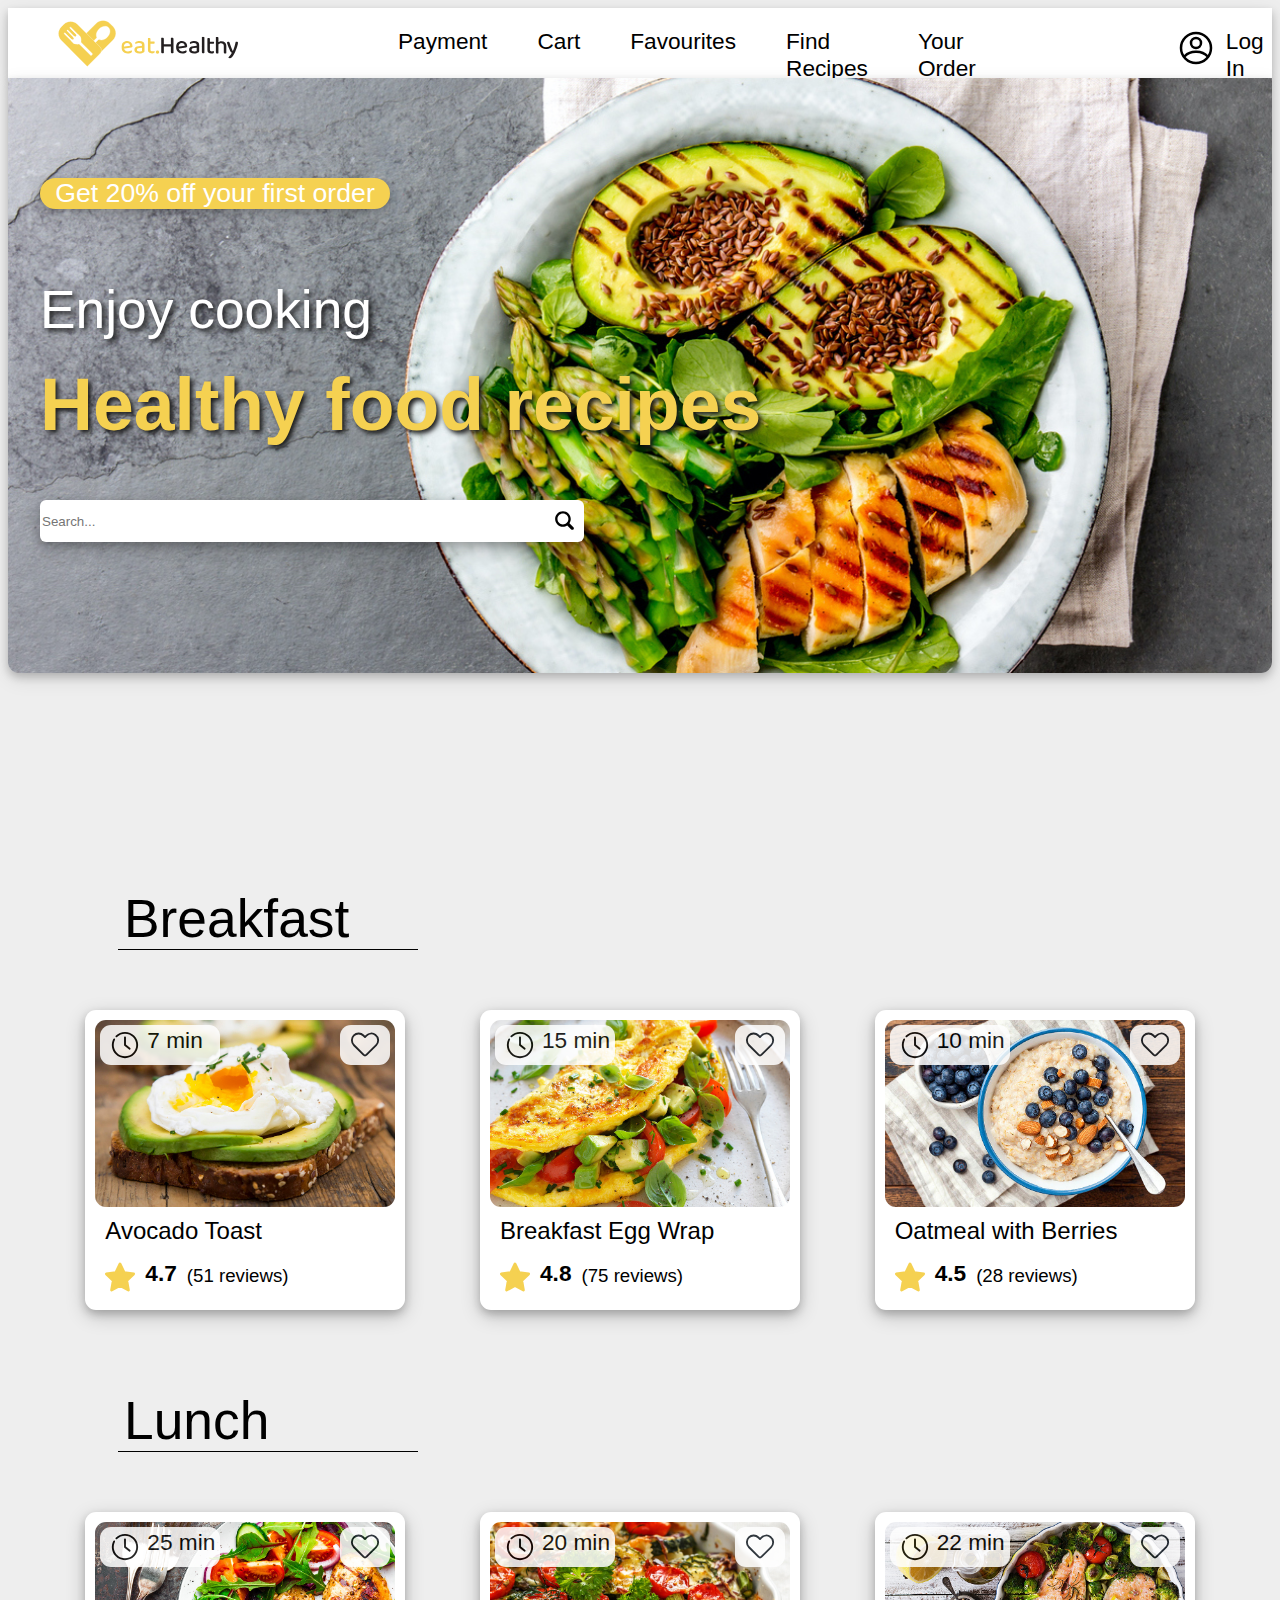
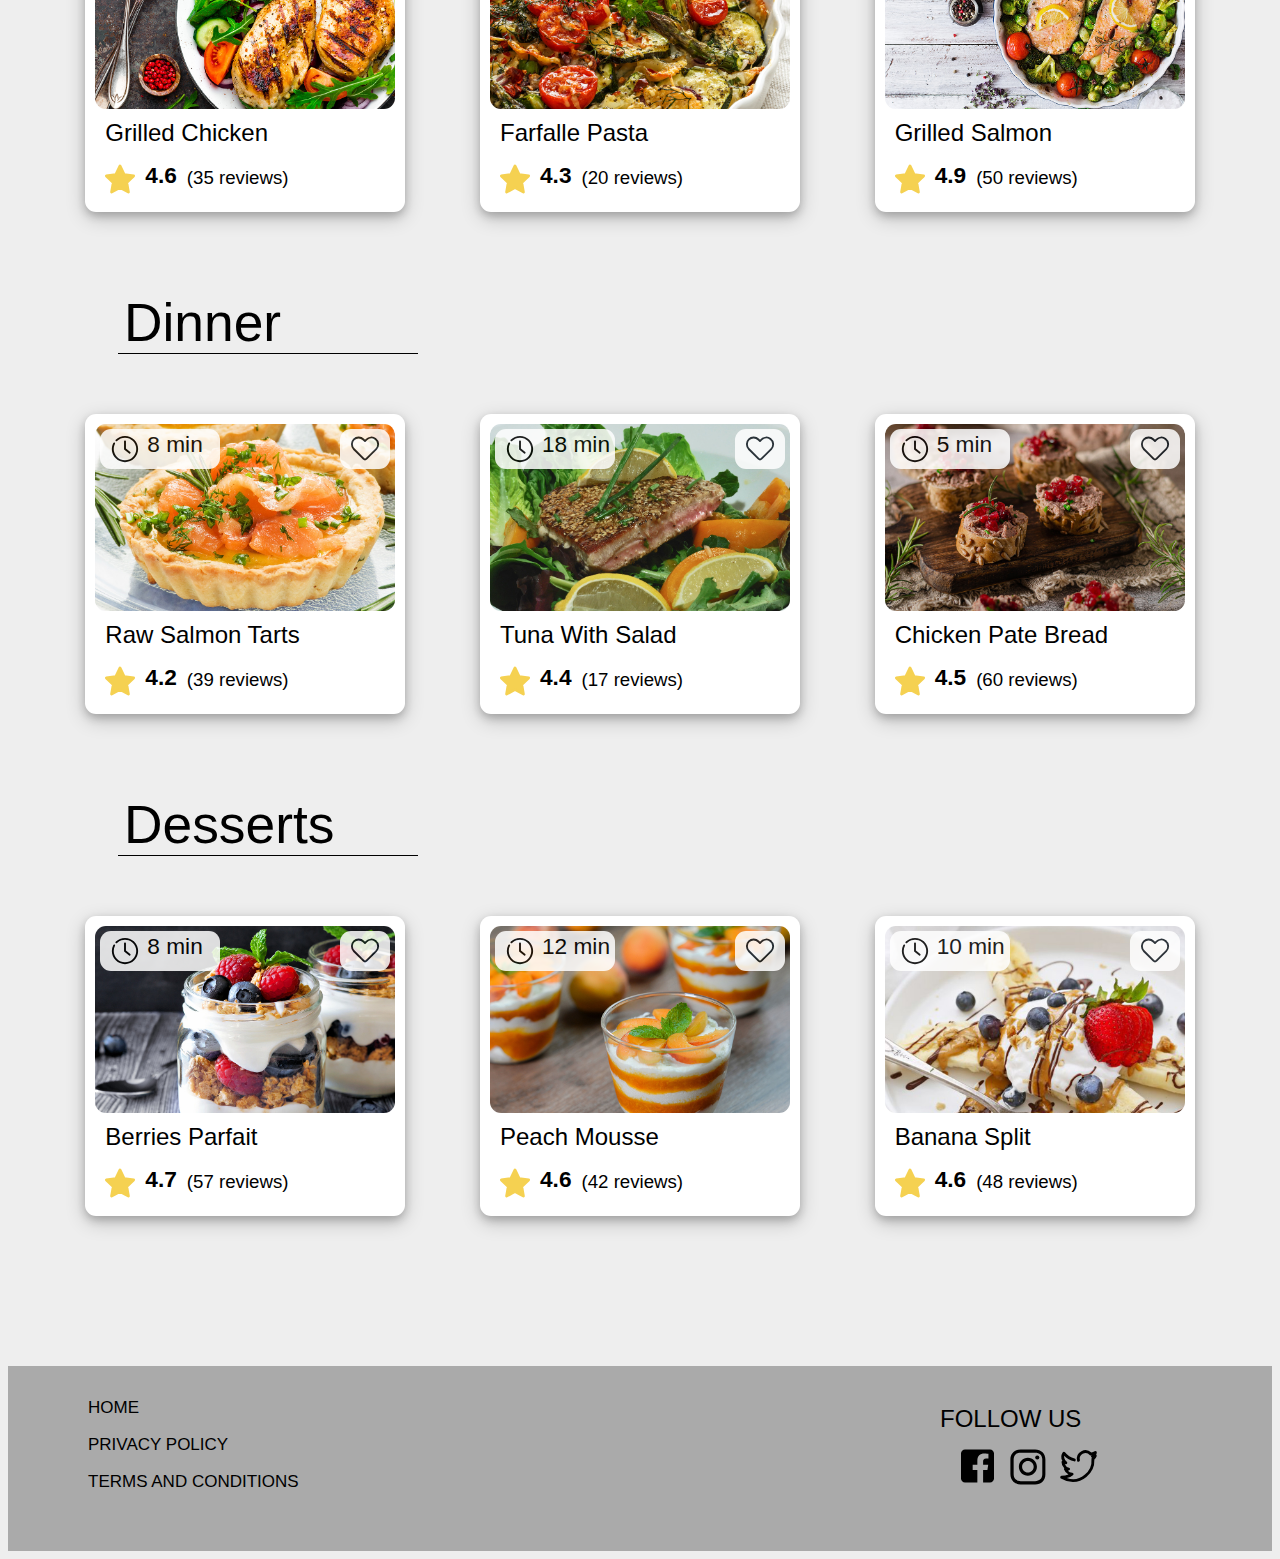
<file: index.html>
<!DOCTYPE html>
<html lang="en">
  <head>
    <meta charset="UTF-8" />
    <meta http-equiv="X-UA-Compatible" content="IE=edge" />
    <meta name="viewport" content="width=device-width, initial-scale=1.0" />
    <title>Document</title>
    <link rel="stylesheet" href="main.css" />
    <link href="https://fonts.cdnfonts.com/css/baloo-da-2-2" rel="stylesheet" />
    <script src="javaIndex.js" defer></script>

    <style>
      @import url("https://fonts.cdnfonts.com/css/baloo-da-2-2");
    </style>
  </head>

  <body>
    <div class="menu">
      <div id="side-navigation" class="side-navigation">
        <a href="javascript:void(0)" class="cross-button" onclick="closeNav()"
          >&times;</a
        >

        <a href="index8.html">Log In</a>
        <a href="">Favourites</a>
        <a href="shoppingcart.html">Shopping Cart</a>
        <a class="menu2" href="index.html">Find Recipes</a>
        <a href="index9.html">Payment Method</a>
        <a href="index3.html">Your Order</a>
      </div>
      <div class="web-menu">
        <a href="index.html">
          <img class="logo" src="images/eat.Healthy.svg" alt="" />
        </a>
        <div class="web-menu-center">
          <a class="payment-menu" href="index9.html">Payment</a>
          <a class="cart-menu" href="shoppingcart.html">Cart</a>
          <a class="favourites-menu" href="">Favourites</a>
          <a class="find-menu" href="index.html">Find Recipes</a>
          <a class="order-menu" href="index3.html">Your Order</a>
        </div>
        <div class="account-icon">
          <img class="account" src="images/account.svg" alt="" />
          <a class="account-text" href="index8.html">Log In</a>
        </div>
      </div>

      <a href="index.html">
        <img class="logo-mobile" src="images/eat.Healthy.svg" alt="" />
      </a>
      <span
        class="hamburger"
        style="font-size: 30px; cursor: pointer"
        onclick="openNav()"
      >
        &#9776;</span
      >
    </div>

    <div class="head-photo">
      <img class="headphoto" src="images/head-photo.jpg" alt="headphoto" />

      <img
        class="Mobileheadphoto"
        src="images/headphoto1.jpg"
        alt="headphoto"
      />

      <div class="elements">
        <div class="main-text">
          <div class="discount">Get 20% off your first order</div>
          <p class="sub-text">Enjoy cooking</p>
          <p class="heading">Healthy food recipes</p>
          
        </div>

        <div class="bardesktop">
          <input class="search-bardesk" type="text" placeholder="Search..." />
          <button class="search-buttondesk" type="submit">
            <i>
              <img class="icondesk" src="images/icon.svg" alt="" />
            </i>
          </button>
        </div>
      </div>
    </div>

    <div class="greybox">
      <div class="bar">
        <input class="search-bar" type="text" placeholder="Search..." />
        <button class="search-button" type="submit">
          <i>
            <img class="icon" src="images/icon.svg" alt="" />
          </i>
        </button>
      </div>
    </div>

    <div class="nested">
      <div class="Breakfast">Breakfast</div>
      <div class="Lunch">Lunch</div>
      <div class="Dinner">Dinner</div>
      <div class="Desserts">Desserts</div>
    </div>

    <div class="headline-breakfast">Breakfast</div>
    <div class="line"></div>

    <div class="container">
      <div class="toast">
        <div class="image-text1">
          <img class="toast-image" src="images/avo.jpg" alt="" />
          <p class="name-box">Avocado Toast</p>
        </div>
        <div class="time-box1">
          <img class="clock1" src="images/clock.svg" alt="" />
          <p class="time-box1-text">7 min</p>
        </div>

        <div class="heart-box">
          <img class="heart" src="images/heart.svg" alt="" />
        </div>

        <div class="star-rating1">
          <img class="star" src="images/star.svg" alt="" />
          <p class="rating">4.7
            <p class="reviews">(51 reviews)</p>
          </p>
        </div>
      </div>

      <div class="egg">
        <div class="image-text2">
          <a href="index2.html">
            <img class="egg-image" src="images/main.jpg" alt="" />
          </a>
          <p class="name-box">Breakfast Egg Wrap</p>
        </div>
        <div class="time-box2">
          <img class="clock2" src="images/clock.svg" alt="" />
          <p class="time-box2-text">15 min</p>
        </div>

        <div class="heart-box">
          <img class="heart" src="images/heart.svg" alt="" />
        </div>

        <div class="star-rating2">
          <img class="star" src="images/star.svg" alt="" />
          <p class="rating">4.8 <p class="reviews">(75 reviews)</p>
        </p>
        </div>
      </div>

      <div class="oatmeal">
        <div class="image-text3">
          <img class="oatmeal-image" src="images/oatmeal.jpg" alt="" />
          <p class="name-box">Oatmeal with Berries</p>
        </div>
        <div class="time-box2">
          <img class="clock3" src="images/clock.svg" alt="" />
          <p class="time-box3-text">10 min</p>
        </div>

        <div class="heart-box">
          <img class="heart" src="images/heart.svg" alt="" />
        </div>

        <div class="star-rating3">
          <img class="star" src="images/star.svg" alt="" />
          <p class="rating">4.5 <p class="reviews">(28 reviews)</p></p>
        </div>
      </div>
    </div>

    <div class="headline-lunch">Lunch</div>
    <div class="line"></div>

    <div class="container2">
      <div class="chicken">
        <div class="image-text4">
          <img class="chicken-image" src="images/chicken.jpg" alt="" />
          <p class="name-box">Grilled Chicken</p>
        </div>
        <div class="time-box4">
          <img class="clock4" src="images/clock.svg" alt="" />
          <p class="time-box4-text">25 min</p>
        </div>

        <div class="heart-box">
          <img class="heart" src="images/heart.svg" alt="" />
        </div>

        <div class="star-rating4">
          <img class="star" src="images/star.svg" alt="" />
          <p class="rating">4.6 <p class="reviews">(35 reviews)</p></p>
        </div>
      </div>

      <div class="pasta">
        <div class="image-text5">
          <img class="pasta-image" src="images/pasta.jpg" alt="" />
          <p class="name-box">Farfalle Pasta</p>
        </div>
        <div class="time-box5">
          <img class="clock5" src="images/clock.svg" alt="" />
          <p class="time-box5-text">20 min</p>
        </div>

        <div class="heart-box">
          <img class="heart" src="images/heart.svg" alt="" />
        </div>

        <div class="star-rating5">
          <img class="star" src="images/star.svg" alt="" />
          <p class="rating">4.3 <p class="reviews">(20 reviews)</p></p>
        </div>
      </div>

      <div class="salmon">
        <div class="image-text6">
          <img class="salmon-image" src="images/salmon.jpg" alt="" />
          <p class="name-box">Grilled Salmon</p>
        </div>
        <div class="time-box6">
          <img class="clock6" src="images/clock.svg" alt="" />
          <p class="time-box6-text">22 min</p>
        </div>

        <div class="heart-box">
          <img class="heart" src="images/heart.svg" alt="" />
        </div>

        <div class="star-rating6">
          <img class="star" src="images/star.svg" alt="" />
          <p class="rating">4.9 <p class="reviews">(50 reviews)</p></p>
        </div>
      </div>
    </div>

    <div class="headline-dinner">Dinner</div>
    <div class="line"></div>

    <div class="container3">
      <div class="tart">
        <div class="image-text7">
          <img class="tart-image" src="images/tart.jpg" alt="" />
          <p class="name-box">Raw Salmon Tarts</p>
        </div>
        <div class="time-box7">
          <img class="clock7" src="images/clock.svg" alt="" />
          <p class="time-box7-text">8 min</p>
        </div>

        <div class="heart-box">
          <img class="heart" src="images/heart.svg" alt="" />
        </div>

        <div class="star-rating8">
          <img class="star" src="images/star.svg" alt="" />
          <p class="rating">4.2 <p class="reviews">(39 reviews)</p></p>
        </div>
      </div>

      <div class="salad">
        <div class="image-text8">
          <img class="salad-image" src="images/salad.jpg" alt="" />
          <p class="name-box">Tuna With Salad</p>
        </div>
        <div class="time-box8">
          <img class="clock8" src="images/clock.svg" alt="" />
          <p class="time-box8-text">18 min</p>
        </div>

        <div class="heart-box">
          <img class="heart" src="images/heart.svg" alt="" />
        </div>

        <div class="star-rating8">
          <img class="star" src="images/star.svg" alt="" />
          <p class="rating">4.4 <p class="reviews">(17 reviews)</p></p>
        </div>
      </div>

      <div class="bread">
        <div class="image-text9">
          <img class="bread-image" src="images/bread.jpg" alt="" />
          <p class="name-box">Chicken Pate Bread</p>
        </div>
        <div class="time-box9">
          <img class="clock9" src="images/clock.svg" alt="" />
          <p class="time-box9-text">5 min</p>
        </div>

        <div class="heart-box">
          <img class="heart" src="images/heart.svg" alt="" />
        </div>

        <div class="star-rating9">
          <img class="star" src="images/star.svg" alt="" />
          <p class="rating">4.5 <p class="reviews">(60 reviews)</p></p>
        </div>
      </div>
    </div>

    <div class="headline-desserts">Desserts</div>
    <div class="line"></div>

    <div class="container4">
      <div class="berries">
        <div class="image-text10">
          <img class="berries-image" src="images/berries.jpg" alt="" />
          <p class="name-box">Berries Parfait</p>
        </div>
        <div class="time-box10">
          <img class="clock10" src="images/clock.svg" alt="" />
          <p class="time-box10-text">8 min</p>
        </div>

        <div class="heart-box">
          <img class="heart" src="images/heart.svg" alt="" />
        </div>

        <div class="star-rating10">
          <img class="star" src="images/star.svg" alt="" />
          <p class="rating">4.7 <p class="reviews">(57 reviews)</p></p>
        </div>
      </div>

      <div class="peach">
        <div class="image-text11">
          <img class="peach-image" src="images/peach.jpg" alt="" />
          <p class="name-box">Peach Mousse</p>
        </div>
        <div class="time-box11">
          <img class="clock11" src="images/clock.svg" alt="" />
          <p class="time-box11-text">12 min</p>
        </div>

        <div class="heart-box">
          <img class="heart" src="images/heart.svg" alt="" />
        </div>

        <div class="star-rating11">
          <img class="star" src="images/star.svg" alt="" />
          <p class="rating">4.6 <p class="reviews">(42 reviews)</p></p>
        </div>
      </div>

      <div class="banana">
        <div class="image-text12">
          <img class="banana-image" src="images/banana.jpg" alt="" />
          <p class="name-box">Banana Split</p>
        </div>
        <div class="time-box12">
          <img class="clock12" src="images/clock.svg" alt="" />
          <p class="time-box12-text">10 min</p>
        </div>

        <div class="heart-box">
          <img class="heart" src="images/heart.svg" alt="" />
        </div>

        <div class="star-rating12">
          <img class="star" src="images/star.svg" alt="" />
          <p class="rating">4.6 <p class="reviews">(48 reviews)</p></p>
        </div>
      </div>
    </div>

    <div class="footer-all">
      <div class="footer">
        <p class="home-f">home</p>
        <p class="policy-f">privacy policy</p>
        <p class="tc-f">Terms and Conditions</p>
      </div>

      <div class="footer2">
        <p class="follow">Follow us</p>
        <img
          class="facebook"
          src="images/5282541_fb_social media_facebook_facebook logo_social network_icon.svg"
          alt=""
        />
        <img class="instagram" src="images/1161953_instagram_icon.svg" alt="" />
        <img class="twt" src="images/twt.svg" alt="" />
      </div>
    </div>
  </body>
</html>
</file>
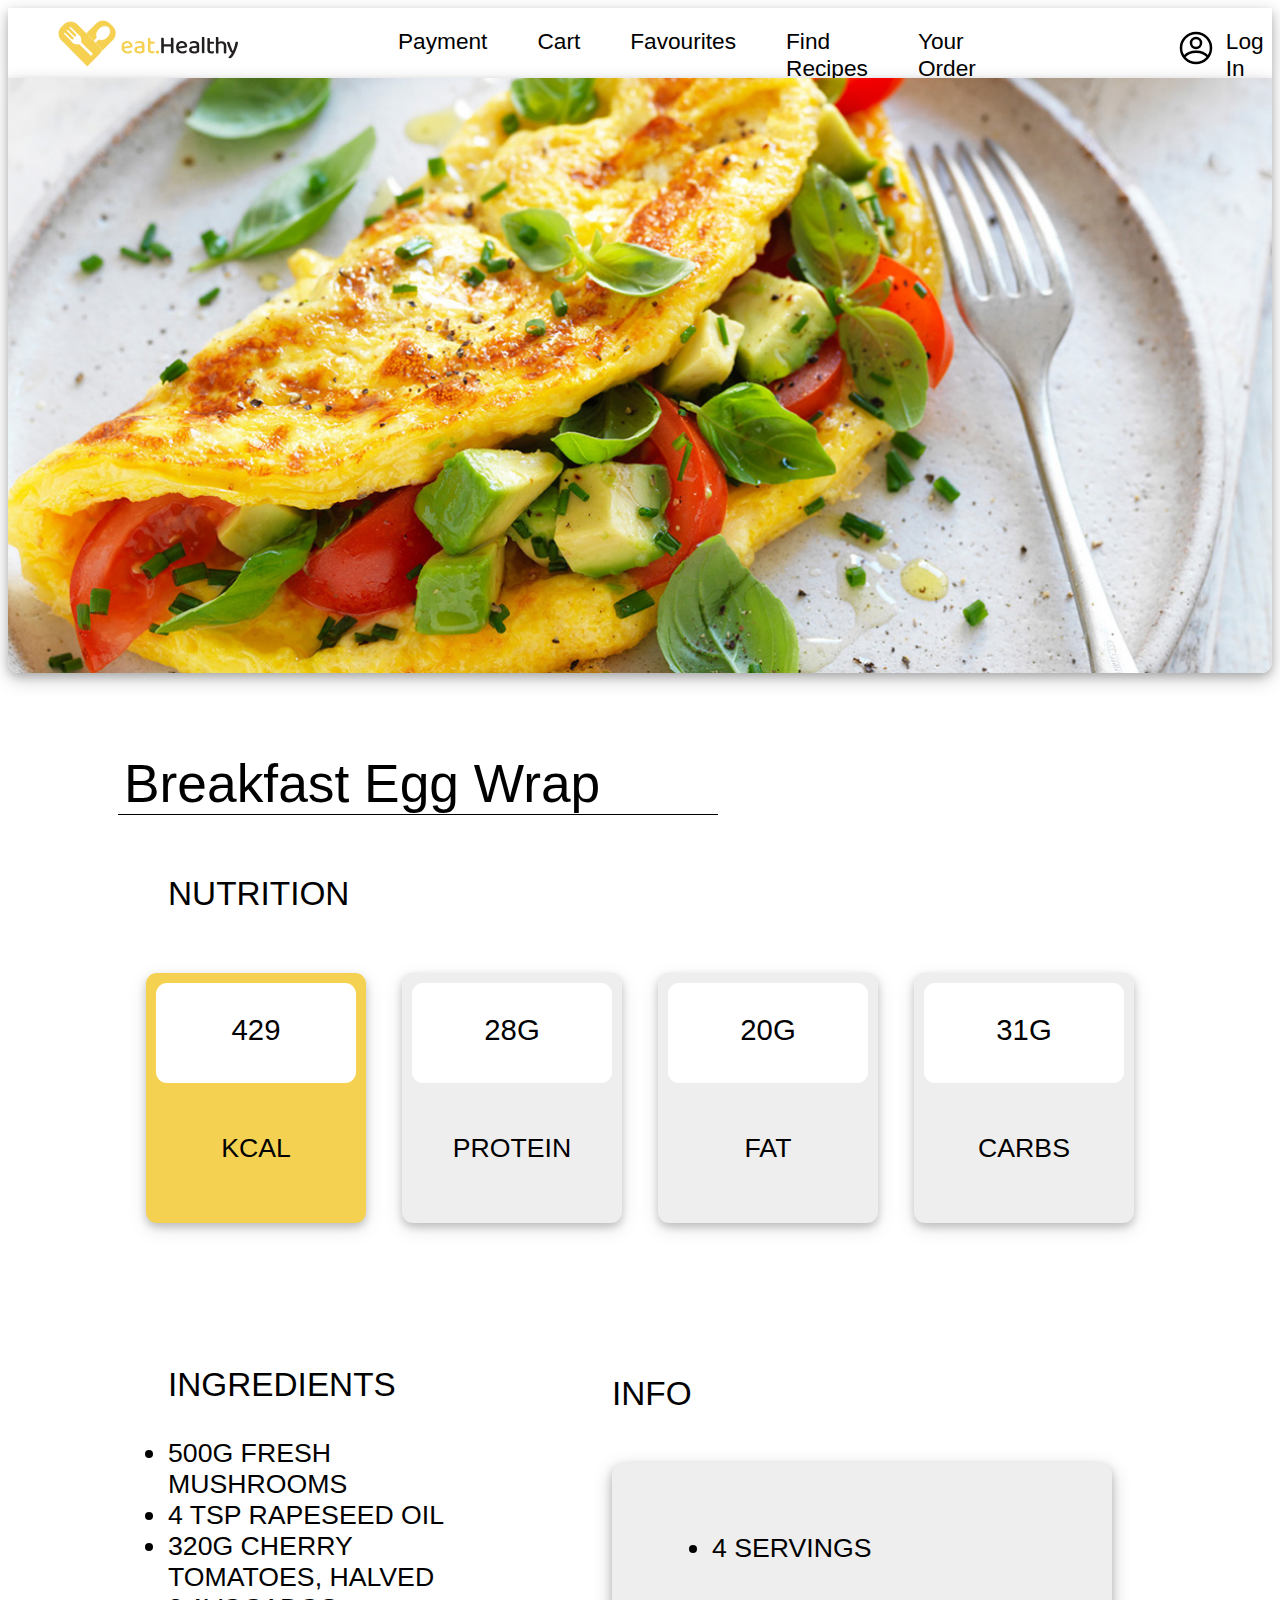
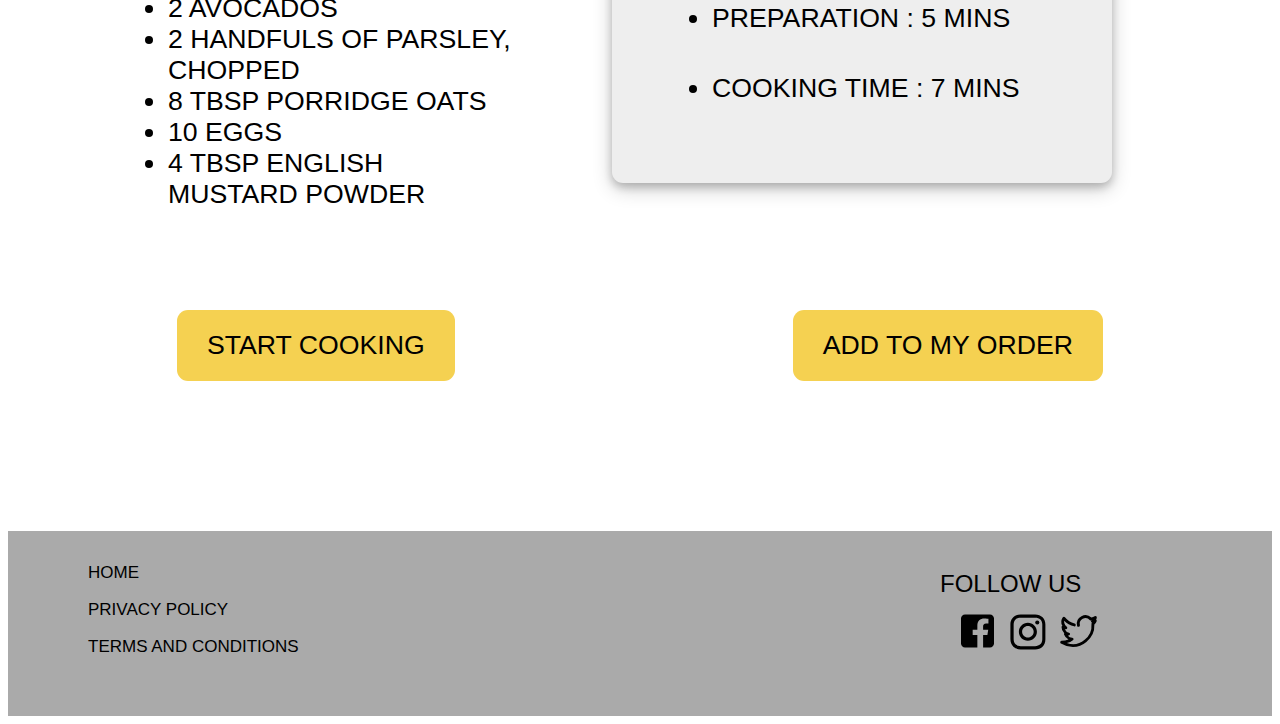
<file: index2.html>
<!DOCTYPE html>
<html lang="en">
  <head>
    <meta charset="UTF-8" />
    <meta http-equiv="X-UA-Compatible" content="IE=edge" />
    <meta name="viewport" content="width=device-width, initial-scale=1.0" />
    <title>Document</title>
    <link rel="stylesheet" href="main2.css" />
    <script src="javaIndex2.js" defer></script>
  </head>

  <link href="https://fonts.cdnfonts.com/css/baloo-da-2-2" rel="stylesheet" />

  <style>
    @import url("https://fonts.cdnfonts.com/css/baloo-da-2-2");
  </style>

  <body>
    <div class="menu">
      <div id="side-navigation" class="side-navigation">
        <a href="javascript:void(0)" class="cross-button" onclick="closeNav()"
          >&times;</a
        >

        <a href="index8.html">Log In</a>
        <a href="">Favourites</a>
        <a href="shoppingcart.html">Shopping Cart</a>
        <a class="menu2" href="index.html">Find Recipes</a>
        <a href="index9.html">Payment Method</a>
        <a href="index3.html">Your Order</a>
      </div>
      <div class="web-menu">
        <a href="index.html">
          <img class="logo" src="images/eat.Healthy.svg" alt="" />
        </a>
        <div class="web-menu-center">
          <a class="payment-menu" href="index9.html">Payment</a>
          <a class="cart-menu" href="shoppingcart.html">Cart</a>
          <a class="favourites-menu" href="">Favourites</a>
          <a class="find-menu" href="index.html">Find Recipes</a>
          <a class="order-menu" href="index3.html">Your Order</a>
        </div>
        <div class="account-icon">
          <img class="account" src="images/account.svg" alt="" />
          <a class="account-text" href="index8.html">Log In</a>
        </div>
      </div>

      <a href="index.html">
        <img class="logo-mobile" src="images/eat.Healthy.svg" alt="" />
      </a>
      <span
        class="hamburger"
        style="font-size: 30px; cursor: pointer"
        onclick="openNav()"
      >
        &#9776;</span
      >
    </div>

    <div class="head-photo">
      <a href="index.html"><img class="back" src="images/back.svg" alt=""></a>
      <img class="headphoto" src="images/headphoto2.jpg" alt="headphoto" />
      <img class="Mobileheadphoto2" src="images/eggwrap.jpg" alt="headphoto" />
    </div>

    <div class="greybox">
      <div class="circle">
        <img class="heart" src="images/heart.svg" />
      </div>
    </div>
    <div class="hide-web">
    <div class="headline-breakfast">Breakfast Egg Wrap</div>
    <div class="line"></div>
    </div>
    <div class="headline-breakfast1">Breakfast Egg Wrap</div>
    <div class="line1"></div>

    <div class="sub-heading">Nutrition</div>

    <div class="nested">
      <div class="kcal-box">
        <div class="kcal">
          <div class="box1">
            <p class="grams1">429</p>
          </div>
          <p class="kcal-text">KCAL</p>
        </div>
      </div>

      <div class="protein-box">
        <div class="protein">
          <div class="box2">
            <p class="grams2">28g</p>
          </div>
          <p class="protein-text">protein</p>
        </div>
      </div>

      <div class="fat-box">
        <div class="fat">
          <div class="box3">
            <p class="grams3">20g</p>
          </div>
          <p class="fat-text">fat</p>
        </div>
      </div>

      <div class="carbs-box">
        <div class="carbs">
          <div class="box4">
            <p class="grams4">31g</p>
          </div>
          <p class="carbs-text">carbs</p>
        </div>
      </div>
    </div>

    <div class="ingredients-info">
      <div class="ingredients-list">
        <p class="sub-heading2">Ingredients</p>
        <li>500g fresh mushrooms</li>
        <li>4 tsp rapeseed oil</li>
        <li>320g cherry tomatoes, halved</li>
        <li>2 avocados</li>
        <li>2 handfuls of parsley, chopped</li>
        <li>8 tbsp porridge oats</li>
        <li>10 eggs</li>
        <li>4 tbsp English mustard powder</li>
      </div>

      <div class="info-list">
        <p class="sub-heading3">Info</p>
        <div class="info-li">
          <li>4 servings</li>
          <li>Preparation : 5 mins</li>
          <li>Cooking time : 7 mins</li>
        </div>
      </div>
    </div>
    <div id="overlay">
      <div class="Added" id="Added">
        <div class="Name1">Successfully</div>
        <div class="Name2">Added!</div>
        <div class="Buttons">
          <div class="Continue" onclick="hideOverlay()">Continue Shopping</div>
          <div class="Order" onclick="window.location='index3.html';">
            Go to your order
          </div>
        </div>
      </div>
    </div>

    <div class="buttons">
      <a href="index4.html">
        <div class="button1">Start Cooking</div>
      </a>
      <div class="button2" onclick="showOverlay()">Add to my order</div>
    </div>
    <div class="footer-all">
      <div class="footer">
        <p class="home-f">home</p>
        <p class="policy-f">privacy policy</p>
        <p class="tc-f">Terms and Conditions</p>
      </div>

      <div class="footer2">
        <p class="follow">Follow us</p>
        <img
          class="facebook"
          src="images/5282541_fb_social media_facebook_facebook logo_social network_icon.svg"
          alt=""
        />
        <img class="instagram" src="images/1161953_instagram_icon.svg" alt="" />
        <img class="twt" src="images/twt.svg" alt="" />
      </div>
    </div>
  </body>
</html>
</file>
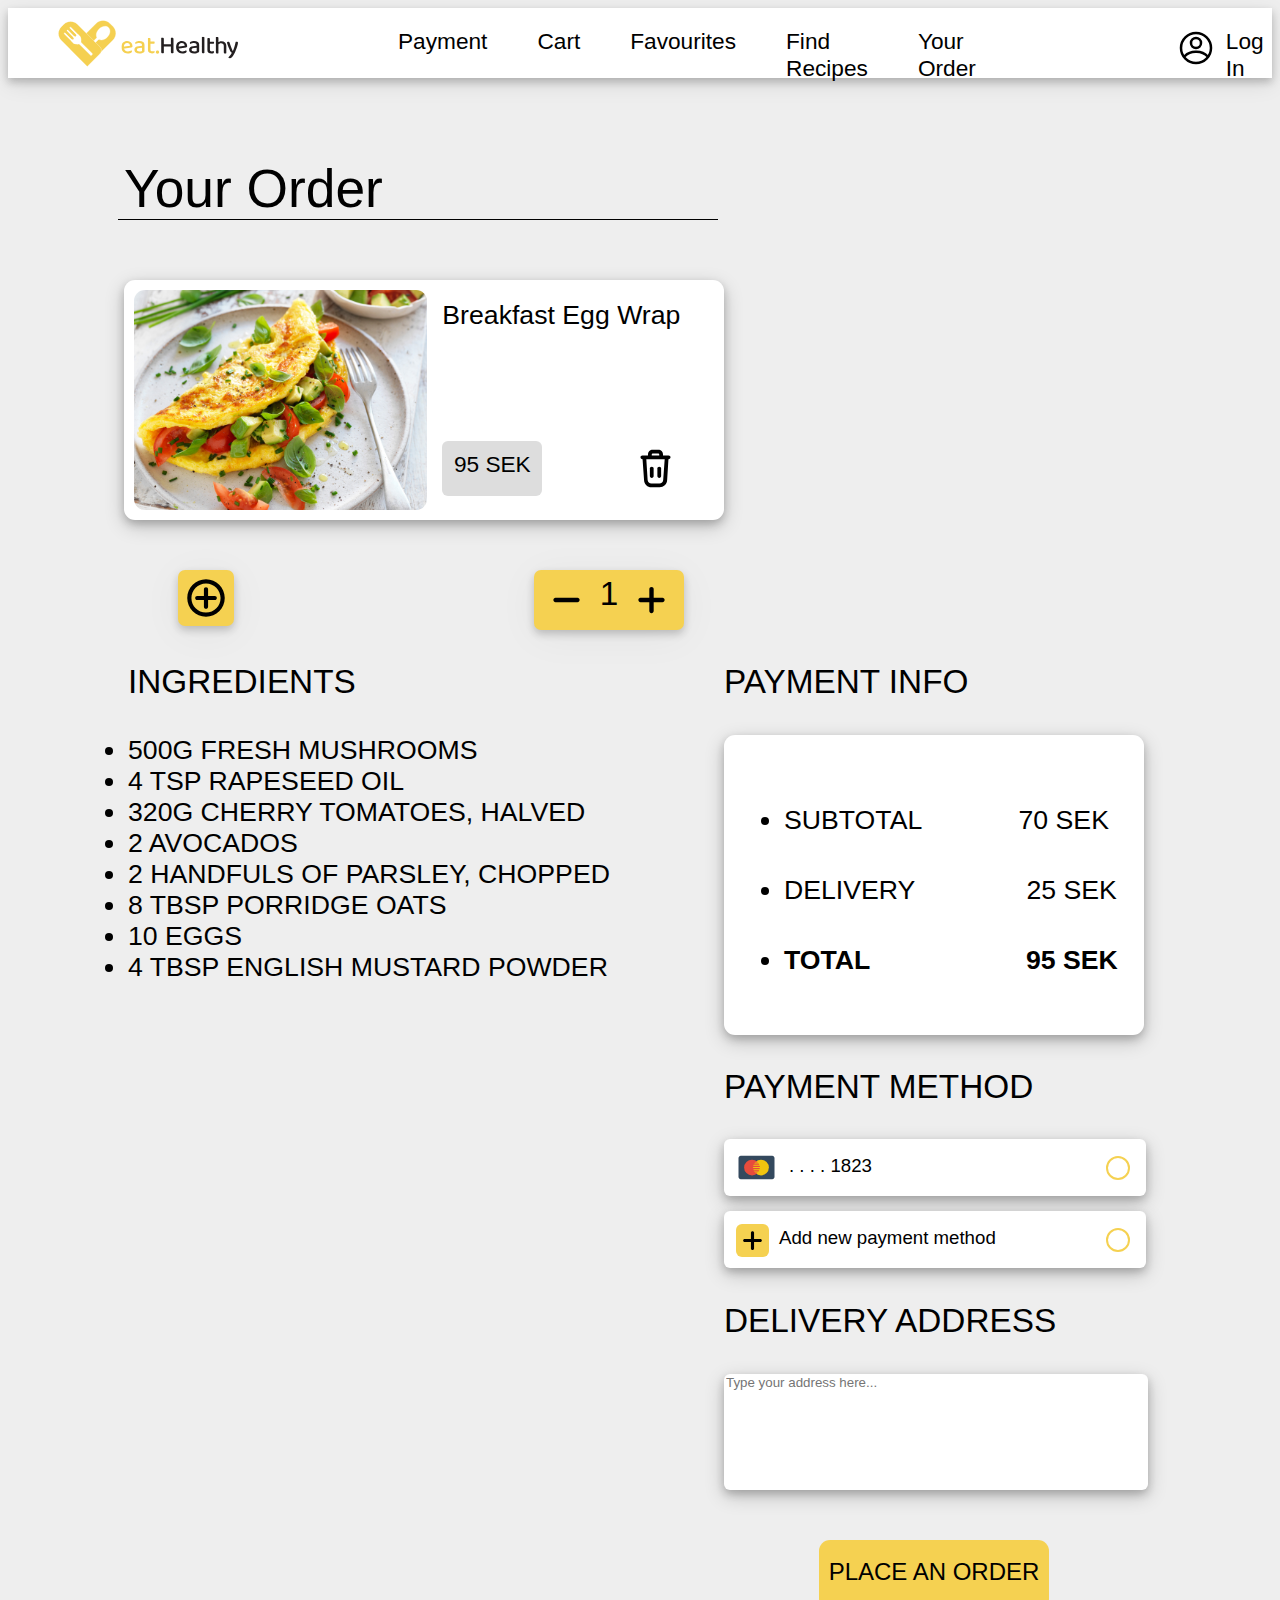
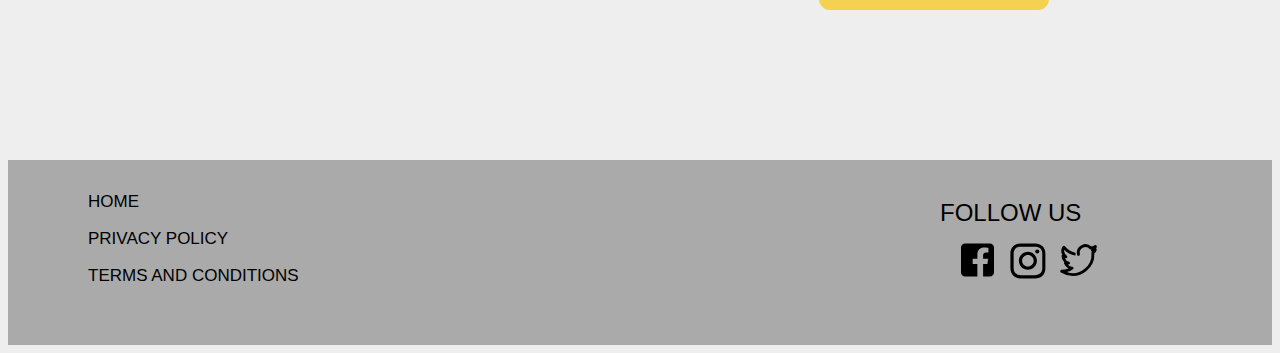
<file: index3.html>
<!DOCTYPE html>
<html lang="en">
  <head>
    <meta charset="UTF-8" />
    <meta http-equiv="X-UA-Compatible" content="IE=edge" />
    <meta name="viewport" content="width=device-width, initial-scale=1.0" />
    <title>Document</title>
    <link rel="stylesheet" href="main3.css" />
    <script src="javaIndex2.js" defer></script>

    <style>
      @import url("https://fonts.cdnfonts.com/css/baloo-da-2-2");
    </style>
  </head>
  <body>
    <div class="menu">
      <div id="side-navigation" class="side-navigation">
        <a href="javascript:void(0)" class="cross-button" onclick="closeNav()"
          >&times;</a
        >

        <a href="index8.html">Log In</a>
        <a href="">Favourites</a>
        <a href="shoppingcart.html">Shopping Cart</a>
        <a class="menu2" href="index.html">Find Recipes</a>
        <a href="index9.html">Payment Method</a>
        <a href="index3.html">Your Order</a>
      </div>
      <div class="web-menu">
        <a href="index.html">
          <img class="logo" src="images/eat.Healthy.svg" alt="" />
        </a>
        <div class="web-menu-center">
          <a class="payment-menu" href="index9.html">Payment</a>
          <a class="cart-menu" href="shoppingcart.html">Cart</a>
          <a class="favourites-menu" href="">Favourites</a>
          <a class="find-menu" href="index.html">Find Recipes</a>
          <a class="order-menu" href="index3.html">Your Order</a>
        </div>
        <div class="account-icon">
          <img class="account" src="images/account.svg" alt="" />
          <a class="account-text" href="index8.html">Log In</a>
        </div>
      </div>

      <a href="index.html">
        <img class="logo-mobile" src="images/eat.Healthy.svg" alt="" />
      </a>
      <span
        class="hamburger"
        style="font-size: 30px; cursor: pointer"
        onclick="openNav()"
      >
        &#9776;</span
      >
    </div>

    <a href="index2.html"><img class="back" src="images/back.svg" alt=""></a>

    <div class="headline-order">Your Order</div>
    <div class="line"></div>

    <div class="container">
      <div class="box">
        <a href="index2.html"
          ><img class="image" src="images/detailed.jpeg" alt=""
        /></a>
        <div class="meal">
          Breakfast Egg Wrap
          <div class="elements2">
            <div class="sek-box">95 SEK</div>
            <img class="trash" src="images/trash.svg" alt="" />
          </div>
        </div>
      </div>
    </div>

    <div class="container2">
      <div class="plus-box">
        <img class="add" src="images/add.svg" alt="" />
      </div>
      <div class="value-box">
        <img class="minus" src="images/minus.svg" alt="" />
        <div class="one">1</div>
        <img class="plus" src="images/plus.svg" alt="" />
      </div>
    </div>

    <div class="ingredients-info">
      <div class="ingredients-list">
        <p class="sub-heading2">Ingredients</p>
        <li>500g fresh mushrooms</li>
        <li>4 tsp rapeseed oil</li>
        <li>320g cherry tomatoes, halved</li>
        <li>2 avocados</li>
        <li>2 handfuls of parsley, chopped</li>
        <li>8 tbsp porridge oats</li>
        <li>10 eggs</li>
        <li>4 tbsp English mustard powder</li>
      </div>

      <div class="info-list">
        <p class="sub-heading3">Payment info</p>
        <div class="info-li">
          <li>
            subtotal&nbsp;&nbsp;&nbsp;&nbsp;&nbsp;&nbsp;&nbsp;&nbsp;&nbsp;&nbsp;&nbsp;&nbsp;&nbsp;70
            sek
          </li>
          <li>
            delivery&nbsp;&nbsp;&nbsp;&nbsp;&nbsp;&nbsp;&nbsp;&nbsp;&nbsp;&nbsp;&nbsp;&nbsp;&nbsp;&nbsp;&nbsp;25
            sek
          </li>
          <li class="total">
            total&nbsp;&nbsp;&nbsp;&nbsp;&nbsp;&nbsp;&nbsp;&nbsp;&nbsp;&nbsp;&nbsp;&nbsp;&nbsp;&nbsp;&nbsp;&nbsp;&nbsp;&nbsp;&nbsp;&nbsp;&nbsp;95
            sek
          </li>
        </div>
        <div class="line1"></div>
      </div>

      <div class="payment">
        <p class="sub-heading4">Payment method</p>

        <div class="payment1">
          <div class="grid-payment1">
            <div class="grid1">
              <img class="card-add" src="images/card2.svg" alt="" />
              <p class="text-add2">. . . . 1823</p>
              <label for="myRadioId" class="radio">
                <input
                  type="radio"
                  name="myRadioField"
                  id="myRadioId"
                  class="radio_input"
                />
                <div class="radio__radio"></div>
              </label>
            </div>
          </div>
        </div>

        <div class="payment2">
          <div class="grid-payment2">
            <div class="grid2">
              <img class="plus-add" src="images/plus.svg" alt="" />
              <p class="text-add1">Add new payment method</p>
              <label for="myRadioId" class="radio">
                <input
                  type="radio"
                  name="myRadioField"
                  id="myRadioId"
                  class="radio_input"
                />
                <div class="radio__radio"></div>
              </label>
            </div>
          </div>
        </div>
      </div>

      <div class="address">
        <div class="address-grid">
          <p class="sub-heading5">Delivery address</p>
          <input
            class="search-bar"
            type="text"
            placeholder="Type your address here..."
          />
        </div>

        <div class="order-button">
          <a href="index6.html">
            <p class="order-button-text">Place an order</p>
          </a>
        </div>
      </div>
    </div>

    <div class="footer-all">
      <div class="footer">
        <p class="home-f">home</p>
        <p class="policy-f">privacy policy</p>
        <p class="tc-f">Terms and Conditions</p>
      </div>

      <div class="footer2">
        <p class="follow">Follow us</p>
        <img
          class="facebook"
          src="images/5282541_fb_social media_facebook_facebook logo_social network_icon.svg"
          alt=""
        />
        <img class="instagram" src="images/1161953_instagram_icon.svg" alt="" />
        <img class="twt" src="images/twt.svg" alt="" />
      </div>
    </div>
  </body>
</html>
</file>
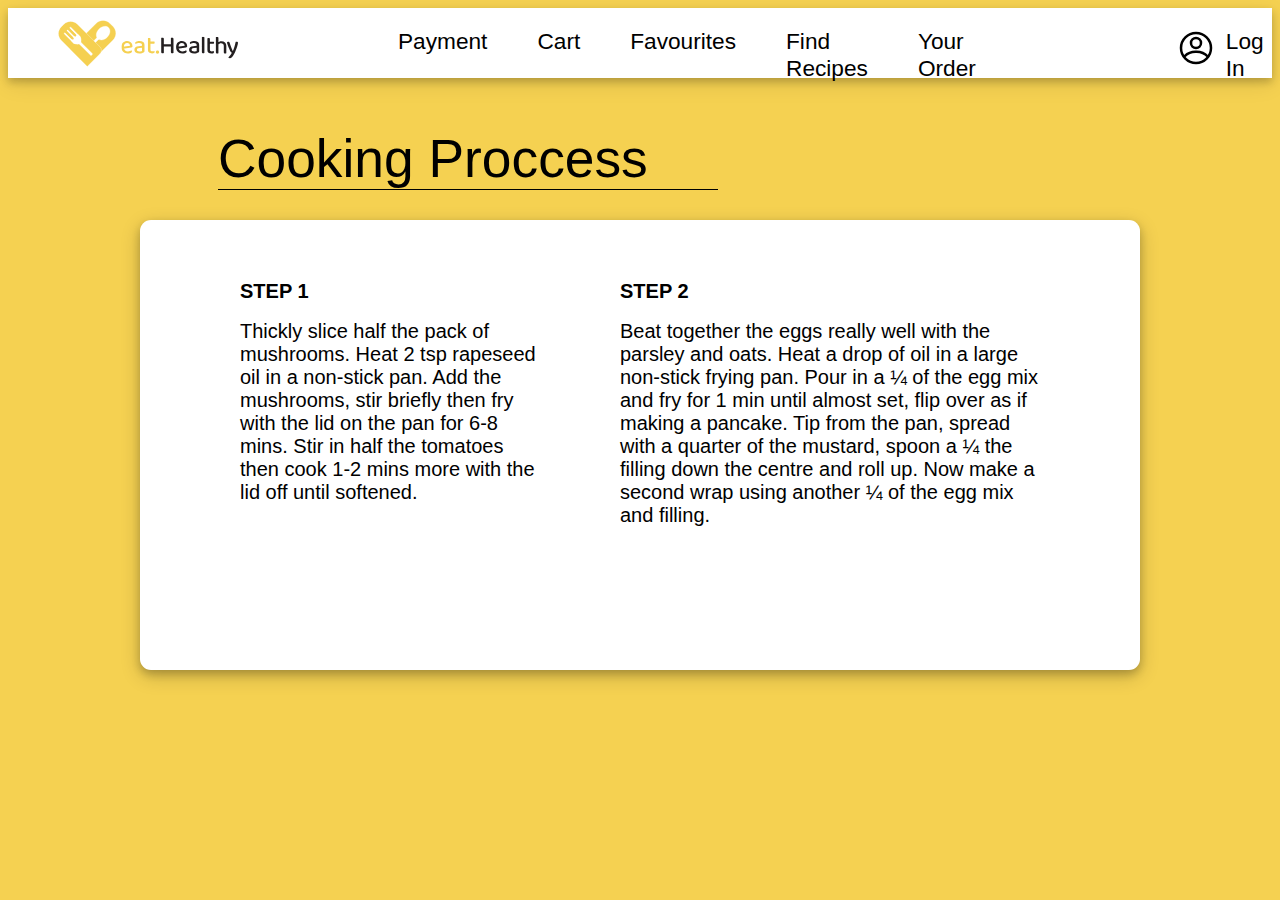
<file: index4.html>
<!DOCTYPE html>
<html lang="en">
  <head>
    <meta charset="UTF-8" />
    <meta http-equiv="X-UA-Compatible" content="IE=edge" />
    <meta name="viewport" content="width=device-width, initial-scale=1.0" />
    <title>Document</title>
    <link rel="stylesheet" href="main4.css" />
    <script src="javaIndex2.js" defer></script>
    <style>
      @import url("https://fonts.cdnfonts.com/css/baloo-da-2-2");
    </style>
  </head>
  <body>
    <div class="menu">
      <div id="side-navigation" class="side-navigation">
        <a href="javascript:void(0)" class="cross-button" onclick="closeNav()"
          >&times;</a
        >
        <a href="index8.html">Log In</a>
        <a href="">Favourites</a>
        <a href="shoppingcart.html">Shopping Cart</a>
        <a class="menu2" href="index.html">Find Recipes</a>
        <a href="index9.html">Payment Method</a>
        <a href="index3.html">Your Order</a>
      </div>
      <div class="web-menu">
        <a href="index.html">
          <img class="logo" src="images/eat.Healthy.svg" alt="" />
        </a>
        <div class="web-menu-center">
          <a class="payment-menu" href="index9.html">Payment</a>
          <a class="cart-menu" href="shoppingcart.html">Cart</a>
          <a class="favourites-menu" href="">Favourites</a>
          <a class="find-menu" href="index.html">Find Recipes</a>
          <a class="order-menu" href="index3.html">Your Order</a>
        </div>
        <div class="account-icon">
          <img class="account" src="images/account.svg" alt="" />
          <a class="account-text" href="index8.html">Log In</a>
        </div>
      </div>

      <a href="index.html">
        <img class="logo-mobile" src="images/eat.Healthy.svg" alt="" />
      </a>
      <span
        class="hamburger"
        style="font-size: 30px; cursor: pointer"
        onclick="openNav()"
      >
        &#9776;</span
      >
    </div>

    <a href="index2.html"><img class="back" src="images/back.svg" alt=""></a>

    <div class="headline-proccess">
      Cooking Proccess
      <div class="line"></div>
    </div>

    <div class="background">
      <p class="sub-head1">STEP 1</p>
      <p class="step1">
        Thickly slice half the pack of mushrooms. Heat 2 tsp rapeseed oil in a
        non-stick pan. Add the mushrooms, stir briefly then fry with the lid on
        the pan for 6-8 mins. Stir in half the tomatoes then cook 1-2 mins more
        with the lid off until softened.
      </p>

      <p class="sub-head2">STEP 2</p>
      <p class="step2">
        Beat together the eggs really well with the parsley and oats. Heat a
        drop of oil in a large non-stick frying pan. Pour in a ¼ of the egg mix
        and fry for 1 min until almost set, flip over as if making a pancake.
        Tip from the pan, spread with a quarter of the mustard, spoon a ¼ the
        filling down the centre and roll up. Now make a second wrap using
        another ¼ of the egg mix and filling.
      </p>
    </div>
  </body>
</html>
</file>
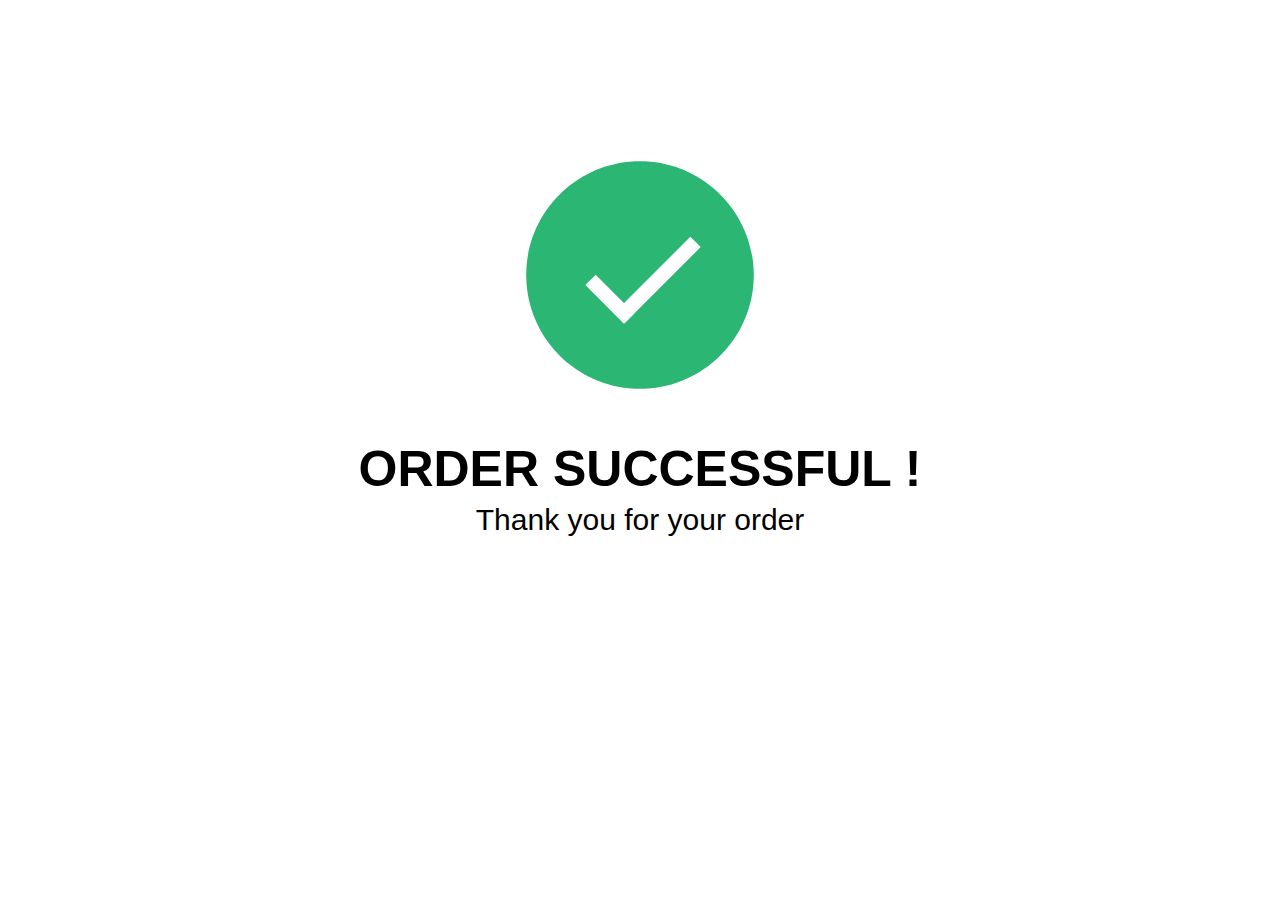
<file: index6.html>
<!DOCTYPE html>
<html lang="en">
  <head>
    <meta charset="UTF-8" />
    <meta http-equiv="X-UA-Compatible" content="IE=edge" />
    <meta name="viewport" content="width=device-width, initial-scale=1.0" />
    <title>Document</title>
    <link rel="stylesheet" href="main6.css" />
    <link href="https://fonts.cdnfonts.com/css/baloo-da-2-2" rel="stylesheet" />
    <style>
      @import url("https://fonts.cdnfonts.com/css/baloo-da-2-2");
    </style>
  </head>
  <body>
    <div><img src="images/Checkmark.svg" class="image" /></div>
    <div class="h1">ORDER SUCCESSFUL !</div>
    <div class="h2">Thank you for your order</div>
  </body>
</html>
</file>
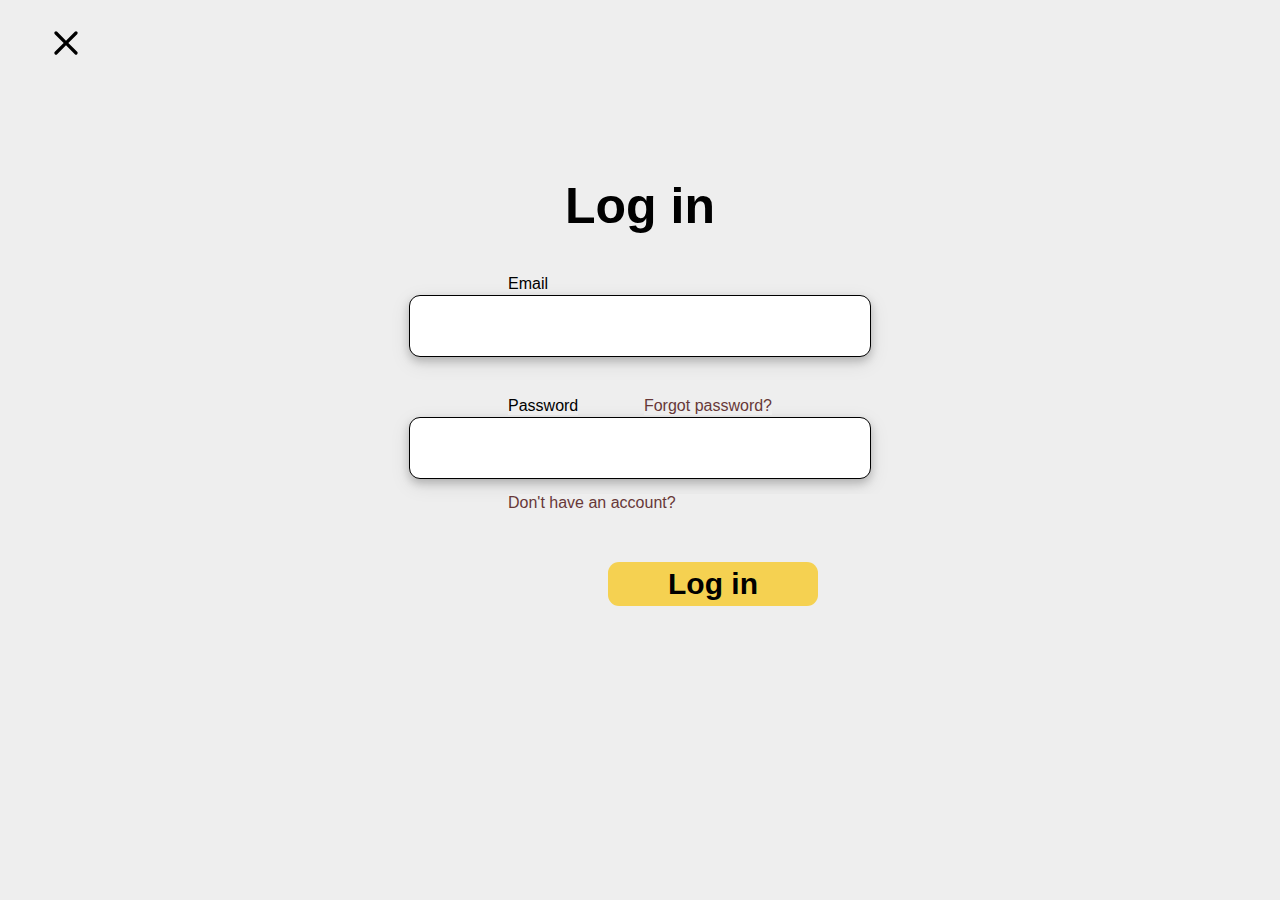
<file: index8.html>
<!DOCTYPE html>
<html lang="en">
  <head>
    <meta charset="UTF-8" />
    <meta http-equiv="X-UA-Compatible" content="IE=edge" />
    <meta name="viewport" content="width=device-width, initial-scale=1.0" />
    <title>Document</title>
    <link rel="stylesheet" href="main8.css" />
  </head>

  <link href="https://fonts.cdnfonts.com/css/baloo-da-2-2" rel="stylesheet" />

  <style>
    @import url("https://fonts.cdnfonts.com/css/baloo-da-2-2");
  </style>

  <body>
    <a href="index.html">
      <img class="cross" src="images/cross.svg" alt="" />
    </a>

    <div class="Login">Log in</div>

    <div class="emailtext">Email</div>
    <div class="emailbox"></div>

    <div class="texts">
      <div class="passwordtext">Password</div>
      <div class="forgotpassword">Forgot password?</div>
    </div>

    <div class="passwordbox"></div>
    <div class="accounttext">Don't have an account?</div>


    <a href="index.html">
      <div class="loginButton">Log in</div>
    </a>
  </body>
</html>
</file>
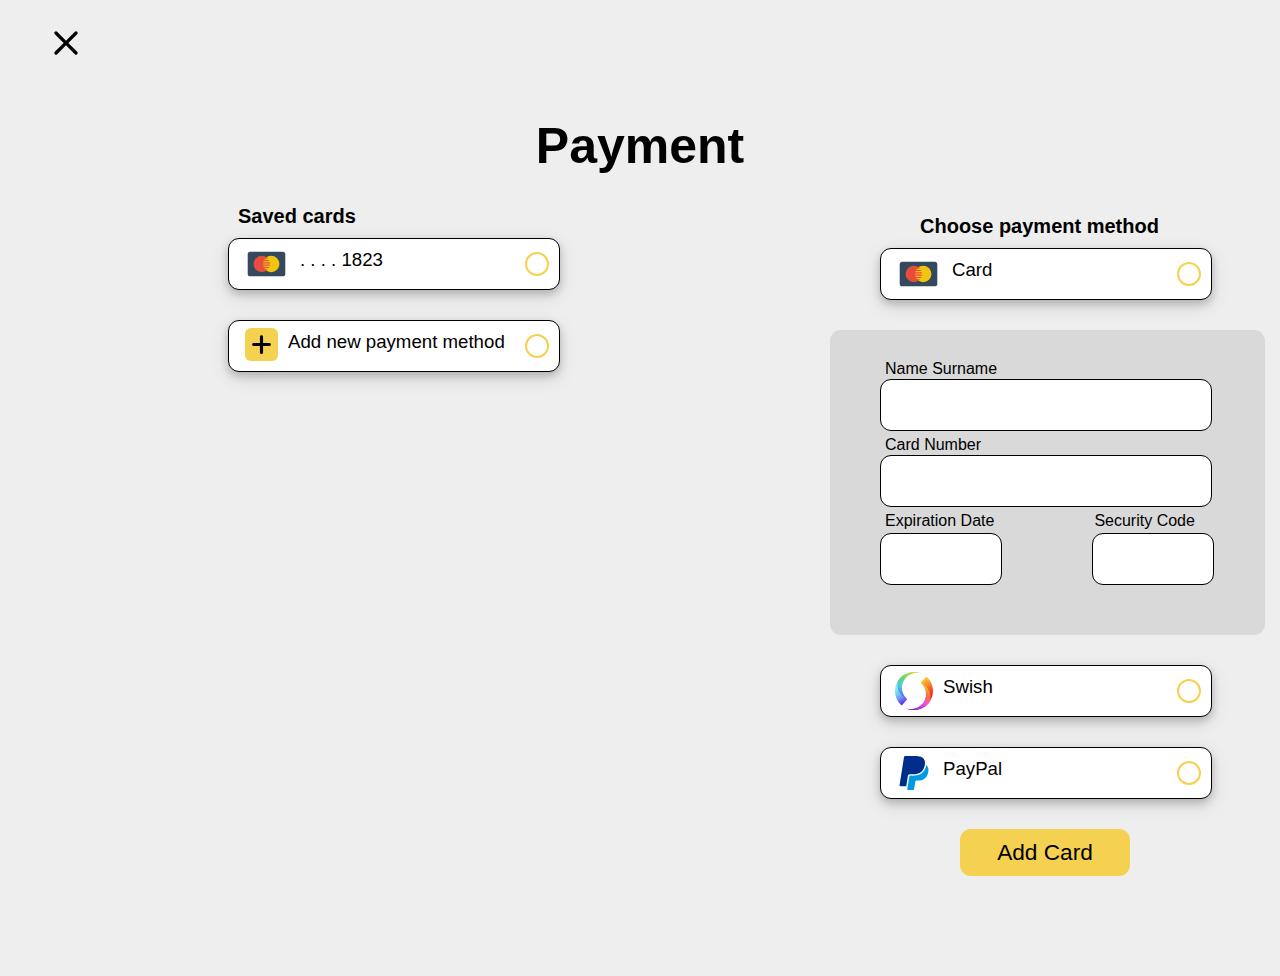
<file: index9.html>
<!DOCTYPE html>
<html lang="en">
<head>
  <meta charset="UTF-8" />
  <meta http-equiv="X-UA-Compatible" content="IE=edge" />
  <meta name="viewport" content="width=device-width, initial-scale=1.0" />
  <title>Document</title>
  <link rel="stylesheet" href="main9.css" />
</head>
<link href="https://fonts.cdnfonts.com/css/baloo-da-2-2" rel="stylesheet" />
<style>
  @import url("https://fonts.cdnfonts.com/css/baloo-da-2-2");
</style>
<body>
 
   <a href="index.html">
       <img class="cross" src="images/cross.svg" alt="">
   </a>
  <div class="Login">Payment</div>
  <div class="CardtextBox">
  
<div class="whole">
  <div class="saved-cards">
    <div class="Cardstext1">Saved cards</div>
   
    <div class="Cardbox1">
       <img class="card-add" src="images/card2.svg" alt="">
       <p class="text-add2">. . . . 1823</p>
 
       <label for="myRadioId" class="radio">
        <input type="radio" name="myRadioField" id="myRadioId" class="radio_input">
        <div class="radio__radio"></div>
       
       </label>
    </div>
   
    <div class="Cardbox2">
       <img class="plus-add" src="images/plus.svg" alt="">
       <p class="text-add1">Add new payment method</p>
       <label for="myRadioId" class="radio">
        <input type="radio" name="myRadioField" id="myRadioId" class="radio_input">
        <div class="radio__radio"></div>
       
       </label>
    </div>
  
  </div>
 
   
 
<div class="choose-payment-method">  
    <div class="Paymenttext">Choose payment method</div>
    <div class="Paymentbox">
       <img class="card-add" src="images/card2.svg" alt="">
       <p class="text-add2">Card</p>
 
       <label for="myRadioId" class="radio">
        <input type="radio" name="myRadioField" id="myRadioId" class="radio_input">
        <div class="radio__radio"></div>
       
       </label>
 
    </div>
    <div class="PopupBox">
      <div class="Name">Name Surname</div>
      <div class="Namebox"></div>
      <div class="Cardnumber">Card Number</div>
      <div class="Cardnumberbox"></div>
      <div class="Columntext">
        <div class="Expiration">Expiration Date</div>
        <div class="Code">Security Code</div>
      </div>
      <div class="Columnboxes">
        <div class="Expirationbox"></div>
        <div class="Codebox"></div>
      </div>
    </div>
    <div class="Swishbox">
       <img class="card-add3" src="images/swish.svg" alt="">
       <p class="text-add2">Swish</p>
       <label for="myRadioId" class="radio">
        <input type="radio" name="myRadioField" id="myRadioId" class="radio_input">
        <div class="radio__radio"></div>
       
       </label>
    </div>
    <div class="Paypalbox">
       <img class="card-add3" src="images/4375034_logo_paypal_icon.svg" alt="">
       <p class="text-add2">PayPal</p>
       <label for="myRadioId" class="radio">
        <input type="radio" name="myRadioField" id="myRadioId" class="radio_input">
        <div class="radio__radio"></div>
       
       </label>
    </div>
    <a href="index.html">
    <div class="Addcardbox">Add Card</div></a>
 
</div>
  </div>

</div>
</body>
</html>
 
 
</html>
</file>
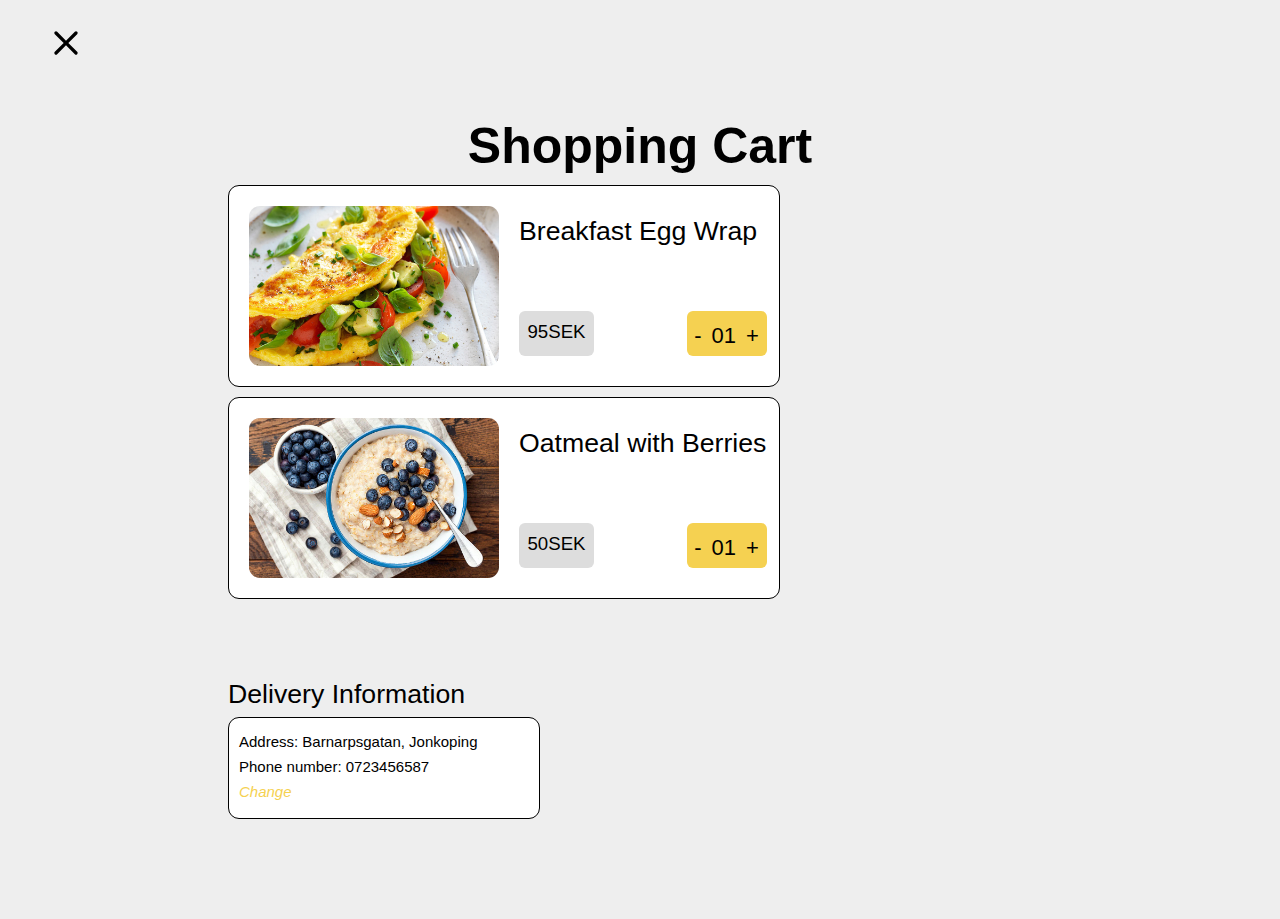
<file: shoppingcart.html>
<!DOCTYPE html>
<html lang="en">
<head>
    <meta charset="UTF-8">
    <meta http-equiv="X-UA-Compatible" content="IE=edge">
    <meta name="viewport" content="width=device-width, initial-scale=1.0">
    <link rel="stylesheet" href="shoppingcart.css">
    <script src = "cart.js" defer> </script>

    <title>Shopping cart</title>
</head>
<link rel="stylesheet" href="https://fonts.cdnfonts.com/css/baloo-da-2-2">
<style>
    @import url("https://fonts.cdnfonts.com/css/baloo-da-2-2");
</style>
<body>
    <a href="index.html">
        <img class="cross" src="images/cross.svg" alt="">
    </a>
    <div class="Shoppingcart">Shopping Cart</div>
    <div class="all-box">
    <div class="item-box-1">
        <img class="omelette" src="images/main.jpg" alt="">
        <p class="item-name">Breakfast Egg Wrap</p>
      <div class="pq">
        <span class="price-item">95SEK</span> 
        <div class="quanity">
            <span class="minus">-</span>
            <span class="num">01</span>
            <span class="plus">+</span>
        </div>
      </div>  
    </div>
    <div class="item-box-2">
        <img class="oat" src="images/oatmeal.jpg" alt="">
        <p class="item-name">Oatmeal with Berries</p>
        <div class="pq">
            <span class="price-item">50SEK</span>
            <div class="quanity">
                <span class="minus">-</span>
                <span class="num">01</span>
                <span class="plus">+</span>
            </div>
          </div>
    </div>
    <div class="information">
        <p class="deli-info">Delivery Information</p>
        <div class="info-box">
            <p class="address">Address: Barnarpsgatan, Jonkoping</p>
            <p class="phone-num">Phone number: 0723456587</p>
            <p class="change-func">Change</p>
        </div>
    </div>
    </div>
</body>
</html>
</file>
<file: main.css>
* {
  font-family: "Baloo Da 2", sans-serif;
}

/*
<div class="icons">
        <img class="heart-top" src="images/heart.svg" alt="" />
        <img class="list" src="images/list.svg" alt="" /> 
        <a href="index8.html">
          <img class="account" src="images/account.svg" alt="" />
        </a>
      </div>

*/

.logo {
  width: 180px;
  margin-left: 50px;
  display: block;
  margin-top: 12px;
}

.logo-mobile {
  width: 100px;
  margin-left: 20px;
  display: none;
}

.web-menu-center {
  font-size: 17pt;
  font-weight: 450;
  margin-top: 20px;
  margin-left: 160px;
  display: flex;
}

.cart-menu,
.favourites-menu,
.find-menu,
.order-menu {
  margin-left: 50px;
  text-decoration: none;
  display: inline-block;
  cursor: pointer;
  color: black;
  display: block;
  transition: 0.1s;
}

.cart-menu:hover,
.favourites-menu:hover,
.find-menu:hover,
.order-menu:hover {
  text-decoration: underline;
}

.payment-menu {
  text-decoration: none;
  display: inline-block;
  cursor: pointer;
  color: black;
  display: block;
  transition: 0.1s;
}

.payment-menu:hover {
  text-decoration: underline;
}

.account-icon {
  display: flex;
  margin-left: 200px;
}

.account {
  margin-right: 10px;
  margin-top: 20px;
  margin-bottom: 10px;
  width: 50px;
}

.account-text {
  margin-top: 20px;
  font-size: 17pt;
  font-weight: 400;
  text-decoration: none;
  display: inline-block;
  cursor: pointer;
  color: black;
  display: block;
}

.account-text:hover {
  text-decoration: underline;
}

.web-menu {
  display: flex;
}

body {
  background-color: #eeeeee;
}

.menu {
  display: flex;
  justify-content: space-between;
  width: 100%;
  height: 70px;
  background-color: #ffffff;
  box-shadow: 0 4px 8px 0 rgba(0, 0, 0, 0.2), 0 6px 20px 0 rgba(0, 0, 0, 0.1);
}

.side-navigation {
  height: 100%;
  width: 0;
  position: fixed;
  z-index: 1;
  top: 0;
  right: 0;
  background-color: black;
  overflow-x: hidden;
  transition: 0.5s;
  padding-top: 60px;
  display: none;
}

.side-navigation a {
  padding: 8px 8px 8px 32px;
  text-decoration: none;
  font-size: 20pt;
  color: white;
  display: block;
  transition: 0.3s;
  line-height: 60px;
  display: none;
}

.side-navigation a:hover {
  color: #f5d151;
}

.side-navigation .cross {
  position: absolute;
  top: 0;
  right: 25px;
  font-size: 25px;
  margin-left: 50px;
  display: none;
}

.cross-button {
  margin-left: 330px;
  margin-bottom: 10px;
  display: none;
}

.icons {
  display: flex;
  margin-right: 40px;
  margin-top: -7px;
}

.hamburger {
  width: 40px;
  margin-top: 15px;
  margin-left: 38px;
  display: none;
}

.list {
  width: 35px;
  margin-top: 8px;
  margin-left: 50px;
  display: none;
}

.heart-top {
  width: 35px;
  margin-top: 8px;
  margin-left: 50px;
  display: none;
}

.headphoto {
  position: absolute;
  width: 100%;
  border-radius: 0px 0px 11px 11px;
  box-shadow: 0 4px 8px 0 rgba(0, 0, 0, 0.2), 0 6px 20px 0 rgba(0, 0, 0, 0.1);
}

.head-photo {
  position: relative;
  height: 700px;
  display: flex;
  justify-content: center;
}

.elements {
  position: absolute;
  margin-top: 100px;
  margin-right: 400px;
}
.discount {
  font-size: 20pt;
  font-weight: 500;
  color: #ffffff;
  background-color: #f5d151;
  border-radius: 22px;
  width: 350px;
  text-align: center;
  margin-bottom: 70px;
  box-shadow: 0 4px 8px 0 rgba(0, 0, 0, 0.2), 0 6px 20px 0 rgba(0, 0, 0, 0.1);
  
}
.sub-text {
  font-size: 40pt;
  font-weight: 500;
  color: #ffffff;
  font-family: 'Inter', sans-serif;
  margin-bottom: 0px;
  text-shadow: 3px 3px 5px #1b1b1b;
}





.heading {
  width: 800px;
  height: 80px;
  font-size: 55pt;
  font-weight: 600;
  color: #f5d151;
  display: block;
  margin-bottom: 0px;
  margin-top: 10px;
  text-shadow: 3px 3px 5px #1b1b1b;
  font-family: 'Inter', sans-serif;
  line-height: 110px;
}

.bardesktop {
  display: flex;
  margin-top: 70px;
}

.search-bardesk {
  border: none;
  width: 500px;
  height: 40px;
  border-radius: 6px 0px 0px 6px;
  box-shadow: 0 4px 8px 0 rgba(0, 0, 0, 0.2), 0 6px 20px 0 rgba(0, 0, 0, 0.2);
}

.search-buttondesk {
  width: 40px;
  height: 42px;
  border: none;
  background-color: #ffffff;
  transition: 0.3s;
  border-radius: 0px 6px 6px 0px;
}

.search-buttondesk:hover {
  background-color: #aaaaaa;
  transform: scale(1.02);
}

.icondesk {
  width: 25px;
  height: 25px;

  margin-left: 0px;
  margin-top: 2px;
}

.nested {
  display: flex;
  justify-content: space-around;
  margin-left: 120px;
  margin-right: 120px;
  display: none;
}

.Breakfast,
.Lunch,
.Dinner,
.Desserts {
  display: flex;
  justify-content: center;
  background-color: #ffffff;
  padding: 10px;
  margin-top: 60px;
  border-radius: 5px;
  width: 120px;
  height: 40px;
  align-items: center;
  border: 2px solid #f5d151;
  font-size: 17pt;
  font-weight: 500;
  display: none;
}

.headline-breakfast {
  margin-top: 80px;
  font-size: 40pt;
  margin-left: 116px;
}

.line {
  height: 1px;
  width: 300px;
  background-color: black;
  margin-left: 110px;
}

.container {
  display: flex;
  margin-top: 60px;
  justify-content: space-around;
  margin-left: 40px;
  margin-right: 40px;
}

.toast,
.egg,
.oatmeal {
  background-color: #ffffff;
  height: 300px;
  width: 320px;
  border-radius: 11px;
  box-shadow: 0 4px 8px 0 rgba(0, 0, 0, 0.2), 0 6px 20px 0 rgba(0, 0, 0, 0.2);
  transition: 0.5s;
}

.toast:hover {
  transform: scale(1.08);
}

.egg:hover {
  transform: scale(1.08);
}

.oatmeal:hover {
  transform: scale(1.08);
}

.image-text1 {
  position: absolute;
}

.image-text2 {
  position: absolute;
}

.image-text3 {
  position: absolute;
}

.toast-image {
  position: relative;
  width: 300px;
  display: block;
  margin-top: 10px;
  margin-left: 10px;
  margin-right: 10px;
  border-radius: 11px;
}

.egg-image {
  position: relative;
  width: 300px;
  display: block;
  margin-top: 10px;
  margin-left: 10px;
  margin-right: 10px;
  border-radius: 11px;
}

.oatmeal-image {
  position: relative;
  width: 300px;
  display: block;
  margin-top: 10px;
  margin-left: 10px;
  margin-right: 10px;
  border-radius: 11px;
}

.time-box1 {
  width: 120px;
  height: 40px;
  background-color: white;
  opacity: 0.85;
  border-radius: 11px;
  position: absolute;
  margin-top: 15px;
  margin-left: 15px;
  display: flex;
}

.time-box2 {
  width: 120px;
  height: 40px;
  background-color: white;
  opacity: 0.85;
  border-radius: 11px;
  position: absolute;
  margin-top: 15px;
  margin-left: 15px;
  display: flex;
}

.time-box3 {
  width: 120px;
  height: 40px;
  background-color: white;
  opacity: 0.85;
  border-radius: 11px;
  position: absolute;
  margin-top: 15px;
  margin-left: 15px;
  display: flex;
}

.time-box1-text {
  font-size: 17pt;
  margin-top: 2px;
  margin-left: 7px;
}

.time-box2-text {
  font-size: 17pt;
  margin-top: 2px;
  margin-left: 7px;
}

.time-box3-text {
  font-size: 17pt;
  margin-top: 2px;
  margin-left: 7px;
}

.clock1 {
  width: 30px;
  margin-left: 10px;
}

.clock2 {
  width: 30px;
  margin-left: 10px;
}

.clock3 {
  width: 30px;
  margin-left: 10px;
}

.name-box {
  font-size: 18pt;
  font-weight: 500;
  margin-left: 20px;
  margin-top: 10px;
}

.star {
  width: 30px;
  margin-left: 20px;
  margin-top: 255px;
  display: flex;
  display: inline;
  margin-top: 250px;
}

.rating {
  font-size: 17pt;
  font-weight: 550;
  margin-left: 10px;
  display: inline;
  height: 10px;
  margin-top: 250px;
}

.reviews {
  font-size: 14pt;
  font-weight: 250;
  margin-left: 10px;
  display: inline;
  height: 10px;
  margin-top: 255px;
}

.star-rating1 {
  display: flex;
  flex-direction: row;
}

.star-rating2 {
  display: flex;
  flex-direction: row;
}

.star-rating3 {
  display: flex;
  flex-direction: row;
}

.star-rating4 {
  display: flex;
  flex-direction: row;
}

.star-rating5 {
  display: flex;
  flex-direction: row;
}

.star-rating6 {
  display: flex;
  flex-direction: row;
}

.star-rating7 {
  display: flex;
  flex-direction: row;
}

.star-rating8 {
  display: flex;
  flex-direction: row;
}

.star-rating9 {
  display: flex;
  flex-direction: row;
}

.star-rating10 {
  display: flex;
  flex-direction: row;
}

.star-rating11 {
  display: flex;
  flex-direction: row;
}

.star-rating12 {
  display: flex;
  flex-direction: row;
}

.heart-box {
  width: 50px;
  height: 40px;
  background-color: white;
  opacity: 0.85;
  border-radius: 11px;
  position: absolute;
  margin-top: 15px;
  margin-left: 255px;
  display: flex;
}

.heart {
  width: 30px;
  margin-left: 10px;
  display: flex;
  justify-content: center;
  margin-bottom: 1px;
}

.headline-lunch {
  margin-top: 80px;
  font-size: 40pt;
  margin-left: 116px;
}

.container2 {
  display: flex;
  margin-top: 60px;
  justify-content: space-around;
  margin-left: 40px;
  margin-right: 40px;
}

.chicken,
.pasta,
.salmon {
  background-color: #ffffff;
  height: 300px;
  width: 320px;
  border-radius: 11px;
  box-shadow: 0 4px 8px 0 rgba(0, 0, 0, 0.2), 0 6px 20px 0 rgba(0, 0, 0, 0.2);
  transition: 0.5s;
}

.chicken:hover {
  transform: scale(1.08);
}

.pasta:hover {
  transform: scale(1.08);
}

.salmon:hover {
  transform: scale(1.08);
}

.image-text4 {
  position: absolute;
}

.image-text5 {
  position: absolute;
}

.image-text6 {
  position: absolute;
}

.chicken-image {
  width: 300px;
  display: block;
  margin-top: 10px;
  margin-left: 10px;
  margin-right: 10px;
  border-radius: 11px;
}

.pasta-image {
  width: 300px;
  display: block;
  margin-top: 10px;
  margin-left: 10px;
  margin-right: 10px;
  border-radius: 11px;
}

.salmon-image {
  width: 300px;
  display: block;
  margin-top: 10px;
  margin-left: 10px;
  margin-right: 10px;
  border-radius: 11px;
}

.time-box4 {
  width: 120px;
  height: 40px;
  background-color: white;
  opacity: 0.85;
  border-radius: 11px;
  position: absolute;
  margin-top: 15px;
  margin-left: 15px;
  display: flex;
}

.time-box5 {
  width: 120px;
  height: 40px;
  background-color: white;
  opacity: 0.85;
  border-radius: 11px;
  position: absolute;
  margin-top: 15px;
  margin-left: 15px;
  display: flex;
}

.time-box6 {
  width: 120px;
  height: 40px;
  background-color: white;
  opacity: 0.85;
  border-radius: 11px;
  position: absolute;
  margin-top: 15px;
  margin-left: 15px;
  display: flex;
}

.time-box4-text {
  font-size: 17pt;
  margin-top: 2px;
  margin-left: 7px;
}

.time-box5-text {
  font-size: 17pt;
  margin-top: 2px;
  margin-left: 7px;
}

.time-box6-text {
  font-size: 17pt;
  margin-top: 2px;
  margin-left: 7px;
}

.clock4 {
  width: 30px;
  margin-left: 10px;
}

.clock5 {
  width: 30px;
  margin-left: 10px;
}

.clock6 {
  width: 30px;
  margin-left: 10px;
}

.star4 {
  width: 30px;
  margin-left: 20px;
  margin-top: 255px;
}

.star5 {
  width: 30px;
  margin-left: 20px;
  margin-top: 255px;
}

.star6 {
  width: 30px;
  margin-left: 20px;
  margin-top: 255px;
}

.headline-dinner {
  margin-top: 80px;
  font-size: 40pt;
  margin-left: 116px;
}

.container3 {
  display: flex;
  margin-top: 60px;
  justify-content: space-around;
  margin-left: 40px;
  margin-right: 40px;
}

.tart,
.salad,
.bread {
  background-color: #ffffff;
  height: 300px;
  width: 320px;
  border-radius: 11px;
  box-shadow: 0 4px 8px 0 rgba(0, 0, 0, 0.2), 0 6px 20px 0 rgba(0, 0, 0, 0.2);
  transition: 0.5s;
}

.tart:hover {
  transform: scale(1.08);
}

.salad:hover {
  transform: scale(1.08);
}

.bread:hover {
  transform: scale(1.08);
}

.image-text7 {
  position: absolute;
}

.image-text8 {
  position: absolute;
}

.image-text9 {
  position: absolute;
}

.tart-image {
  width: 300px;
  display: block;
  margin-top: 10px;
  margin-left: 10px;
  margin-right: 10px;
  border-radius: 11px;
}

.salad-image {
  width: 300px;
  display: block;
  margin-top: 10px;
  margin-left: 10px;
  margin-right: 10px;
  border-radius: 11px;
}

.bread-image {
  width: 300px;
  display: block;
  margin-top: 10px;
  margin-left: 10px;
  margin-right: 10px;
  border-radius: 11px;
}

.time-box7 {
  width: 120px;
  height: 40px;
  background-color: white;
  opacity: 0.85;
  border-radius: 11px;
  position: absolute;
  margin-top: 15px;
  margin-left: 15px;
  display: flex;
}

.time-box8 {
  width: 120px;
  height: 40px;
  background-color: white;
  opacity: 0.85;
  border-radius: 11px;
  position: absolute;
  margin-top: 15px;
  margin-left: 15px;
  display: flex;
}

.time-box9 {
  width: 120px;
  height: 40px;
  background-color: white;
  opacity: 0.85;
  border-radius: 11px;
  position: absolute;
  margin-top: 15px;
  margin-left: 15px;
  display: flex;
}

.time-box7-text {
  font-size: 17pt;
  margin-top: 2px;
  margin-left: 7px;
}

.time-box8-text {
  font-size: 17pt;
  margin-top: 2px;
  margin-left: 7px;
}

.time-box9-text {
  font-size: 17pt;
  margin-top: 2px;
  margin-left: 7px;
}

.clock7 {
  width: 30px;
  margin-left: 10px;
}

.clock8 {
  width: 30px;
  margin-left: 10px;
}

.clock9 {
  width: 30px;
  margin-left: 10px;
}

.star7 {
  width: 30px;
  margin-left: 20px;
  margin-top: 255px;
}

.star8 {
  width: 30px;
  margin-left: 20px;
  margin-top: 255px;
}

.star9 {
  width: 30px;
  margin-left: 20px;
  margin-top: 255px;
}

.headline-desserts {
  margin-top: 80px;
  font-size: 40pt;
  margin-left: 116px;
}

.container4 {
  display: flex;
  margin-top: 60px;
  justify-content: space-around;
  margin-left: 40px;
  margin-right: 40px;
}

.berries,
.peach,
.banana {
  background-color: #ffffff;
  height: 300px;
  width: 320px;
  border-radius: 11px;
  box-shadow: 0 4px 8px 0 rgba(0, 0, 0, 0.2), 0 6px 20px 0 rgba(0, 0, 0, 0.2);
  transition: 0.5s;
}

.berries:hover {
  transform: scale(1.08);
}

.peach:hover {
  transform: scale(1.08);
}

.banana:hover {
  transform: scale(1.08);
}
.image-text10 {
  position: absolute;
}

.image-text11 {
  position: absolute;
}

.image-text12 {
  position: absolute;
}

.berries-image {
  width: 300px;
  display: block;
  margin-top: 10px;
  margin-left: 10px;
  margin-right: 10px;
  border-radius: 11px;
}

.peach-image {
  width: 300px;
  display: block;
  margin-top: 10px;
  margin-left: 10px;
  margin-right: 10px;
  border-radius: 11px;
}

.banana-image {
  width: 300px;
  display: block;
  margin-top: 10px;
  margin-left: 10px;
  margin-right: 10px;
  border-radius: 11px;
}

.time-box10 {
  width: 120px;
  height: 40px;
  background-color: white;
  opacity: 0.85;
  border-radius: 11px;
  position: absolute;
  margin-top: 15px;
  margin-left: 15px;
  display: flex;
}

.time-box11 {
  width: 120px;
  height: 40px;
  background-color: white;
  opacity: 0.85;
  border-radius: 11px;
  position: absolute;
  margin-top: 15px;
  margin-left: 15px;
  display: flex;
}

.time-box12 {
  width: 120px;
  height: 40px;
  background-color: white;
  opacity: 0.85;
  border-radius: 11px;
  position: absolute;
  margin-top: 15px;
  margin-left: 15px;
  display: flex;
}

.time-box10-text {
  font-size: 17pt;
  margin-top: 2px;
  margin-left: 7px;
}

.time-box11-text {
  font-size: 17pt;
  margin-top: 2px;
  margin-left: 7px;
}

.time-box12-text {
  font-size: 17pt;
  margin-top: 2px;
  margin-left: 7px;
}

.clock10 {
  width: 30px;
  margin-left: 10px;
}

.clock11 {
  width: 30px;
  margin-left: 10px;
}

.clock12 {
  width: 30px;
  margin-left: 10px;
}

.star10 {
  width: 30px;
  margin-left: 20px;
  margin-top: 255px;
}

.star11 {
  width: 30px;
  margin-left: 20px;
  margin-top: 255px;
}

.star12 {
  width: 30px;
  margin-left: 20px;
  margin-top: 255px;
}

.footer-all {
  display: grid;
  grid-template-columns: 1fr 1fr;
  background-color: #aaaaaa;
  margin-top: 150px;
  padding-top: 15px;
}

.footer {
  width: 100%;
  height: 170px;
}

.footer2 {
  display: flex;
  flex-direction: row;
  margin-left: 300px;
}

.instagram {
  width: 40px;
  height: 40px;
  margin-top: 60px;
  padding: 5px;
}

.facebook {
  width: 33px;
  padding-right: 9px;
}

.twt {
  width: 45px;
  padding-left: 3px;
}

.follow {
  font-size: 18pt;
  text-transform: uppercase;
  font-weight: 500;
  margin-right: -120px;
}

.home-f,
.policy-f,
.tc-f {
  margin-left: 80px;
  text-transform: uppercase;
  font-size: 17px;
}

.Mobileheadphoto {
  display: none;
}

.bar {
  display: flex;
  margin-top: 30px;
}

.search-bar {
  border: none;
  width: 260px;
  height: 40px;
  border-radius: 6px 0px 0px 6px;
  box-shadow: 0 4px 8px 0 rgba(0, 0, 0, 0.2), 0 6px 20px 0 rgba(0, 0, 0, 0.2);
  display: none;
}

.search-button {
  width: 40px;
  height: 42px;
  border: none;
  background-color: #ffffff;
  transition: 0.3s;
  border-radius: 0px 6px 6px 0px;
  box-shadow: 10 0px 5px -2px rgba(0, 0, 0, 0.2);
  display: none;
}

.search-button:hover {
  background-color: #aaaaaa;
  transform: scale(1.02);
  display: none;
}

@media screen and (max-width: 670px) {
  .Mobileheadphoto {
    display: block;
    width: 100%;
    height: 600px;
    box-shadow: 0 4px 8px 0 rgba(0, 0, 0, 0.2), 0 6px 20px 0 rgba(0, 0, 0, 0.2);
  }

  .side-navigation {
    height: 100%;
    width: 0;
    position: fixed;
    z-index: 1;
    top: 0;
    right: 0;
    background-color: black;
    overflow-x: hidden;
    transition: 0.5s;
    padding-top: 60px;
    display: block;
  }

  .side-navigation a {
    padding: 8px 8px 8px 32px;
    text-decoration: none;
    font-size: 20pt;
    color: white;
    display: block;
    transition: 0.3s;
    line-height: 60px;
    display: block;
  }

  .side-navigation a:hover {
    color: #f5d151;
  }

  .side-navigation .cross {
    position: absolute;
    top: 0;
    right: 25px;
    font-size: 25px;
    margin-left: 50px;
    display: block;
  }

  .cross-button {
    margin-left: 330px;
    margin-bottom: 10px;
    display: block;
  }

  .icons {
    display: flex;
    margin-right: 40px;
    margin-top: -4px;
  }

  .hamburger {
    width: 50px;
    margin-top: 15px;
    margin-left: 38px;
    display: block;
  }

  .account {
    width: 32px;
    margin-top: 25px;
    margin-left: 65px;
    display: block;
  }

  .list {
    width: 32px;
    margin-top: 8px;
    margin-left: 65px;
    display: block;
  }

  .heart-top {
    width: 32px;
    margin-top: 8px;
    margin-left: 50px;
    display: block;
  }

  .headphoto {
    display: none;
    margin-top: 30px;
    position: absolute;
    width: 85%;
    border-radius: 11px;
    box-shadow: 0 4px 8px 0 rgba(0, 0, 0, 0.2), 0 6px 20px 0 rgba(0, 0, 0, 0.2);
  }

  .head-photo {
    position: relative;
    height: 300px;
    display: flex;
    justify-content: center;
  }

  .greybox {
    display: flex;
    justify-content: center;
    width: 398px;
    height: 100px;
    background-color: #eeeeee;
    position: absolute;
    margin-top: 280px;
    border-radius: 22px;
  }

  .elements {
    position: absolute;
    margin-top: 70px;
    margin-right: 0px;
    margin-left: 30px;
  }

  .discount {
    font-size: 15pt;
    font-weight: 500;
    color: #ffffff;
    background-color: #f5d151;
    border-radius: 22px;
    width: 150px;
    text-align: center;
    margin-bottom: 130px;
    padding: 5px;
    margin-left: 200px;
    box-shadow: 0 4px 8px 0 rgba(0, 0, 0, 0.2), 0 6px 20px 0 rgba(0, 0, 0, 0.2);

    
  }
  .sub-text {
    font-size: 25pt;
    font-weight: 500;
    color: #ffffff;
    font-family: 'Inter', sans-serif;
    margin-bottom: 0px;
    text-shadow: 3px 3px 5px #1b1b1b;
  }
  
  
  .under-text1 {
    font-size: 14pt;
    font-weight: 450;
    color: #ffffff;
    font-family: 'Inter', sans-serif;
    margin-top: 50px;
    text-shadow: 3px 3px 5px #1b1b1b;
    width: 250px;
    display: none;
  }
  
  .under-text2 {
    font-size: 14pt;
    font-weight: 450;
    color: #ffffff;
    font-family: 'Inter', sans-serif;
    text-shadow: 3px 3px 5px #1b1b1b;
    width: 250px;
    display: none;
  }
  
  
  .heading {
    width: 330px;
    height: 80px;
    font-size: 40pt;
    font-weight: 600;
    color: #ffffff;
    display: block;
    margin-bottom: 120px;
    line-height: 70px;
    margin-bottom: 0px;
    margin-top: 10px;
    text-shadow: 3px 3px 5px #1b1b1b;
    font-family: 'Inter', sans-serif;
    margin-right: 60px;
    
  
  }
  


  .bar {
    display: flex;
    margin-top: 30px;
  }

  .search-bar {
    border: none;
    width: 260px;
    height: 40px;
    border-radius: 6px 0px 0px 6px;
    box-shadow: 0 4px 8px 0 rgba(0, 0, 0, 0.2), 0 6px 20px 0 rgba(0, 0, 0, 0.2);
    display: block;
  }

  .search-button {
    width: 40px;
    height: 42px;
    border: none;
    background-color: #ffffff;
    transition: 0.3s;
    border-radius: 0px 6px 6px 0px;
    box-shadow: 10 0px 5px -2px rgba(0, 0, 0, 0.2);
    display: block;
  }

  .search-button:hover {
    background-color: #aaaaaa;
    transform: scale(1.02);
    display: block;
  }

  .icon {
    width: 25px;
    height: 25px;

    margin-left: 0px;
    margin-top: 2px;
    display: block;
  }

  .nested {
    display: flex;
    justify-content: space-around;
    margin-left: 10px;
    margin-right: 10px;
    column-gap: 10px;
    margin-top: 350px;
  }

  .Breakfast,
  .Lunch,
  .Dinner,
  .Desserts {
    display: flex;
    justify-content: center;
    background-color: #ffffff;
    padding: 10px;
    margin-top: 60px;
    border-radius: 5px;
    width: 70px;
    height: 20px;
    align-items: center;
    border: 2px solid #f5d151;
    font-size: 12pt;
    font-weight: 400;
  }

  .headline-desserts,
  .headline-dinner,
  .headline-lunch,
  .headline-breakfast {
    margin-top: 80px;
    font-size: 30pt;

    margin-left: 50px;
  }

  .line {
    height: 1px;
    width: 300px;
    background-color: black;
    margin-left: 50px;
  }

  .container {
    display: flex;
    margin-left: 53px;
    flex-direction: column;
    row-gap: 50px;
    margin-top: 60px;
    justify-content: space-around;
  }

  .toast,
  .egg,
  .oatmeal {
    background-color: #ffffff;
    height: 270px;
    width: 290px;
    border-radius: 11px;
    box-shadow: 0 4px 8px 0 rgba(0, 0, 0, 0.2), 0 6px 20px 0 rgba(0, 0, 0, 0.2);
    transition: 0.5s;
  }

  .toast:hover {
    transform: scale(1.08);
  }

  .egg:hover {
    transform: scale(1.08);
  }

  .oatmeal:hover {
    transform: scale(1.08);
  }

  .image-text1 {
    position: absolute;
  }

  .image-text2 {
    position: absolute;
  }

  .image-text3 {
    position: absolute;
  }

  .toast-image {
    position: relative;
    width: 270px;
    display: block;
    margin-top: 10px;
    margin-left: 10px;
    margin-right: 10px;
    border-radius: 11px;
  }

  .egg-image {
    position: relative;
    width: 270px;
    display: block;
    margin-top: 10px;
    margin-left: 10px;
    margin-right: 10px;
    border-radius: 11px;
  }

  .oatmeal-image {
    position: relative;
    width: 270px;
    display: block;
    margin-top: 10px;
    margin-left: 10px;
    margin-right: 10px;
    border-radius: 11px;
  }

  .time-box1 {
    width: 120px;
    height: 40px;
    background-color: white;
    opacity: 0.85;
    border-radius: 11px;
    position: absolute;
    margin-top: 15px;
    margin-left: 15px;
    display: flex;
  }

  .time-box2 {
    width: 120px;
    height: 40px;
    background-color: white;
    opacity: 0.85;
    border-radius: 11px;
    position: absolute;
    margin-top: 15px;
    margin-left: 15px;
    display: flex;
  }

  .time-box3 {
    width: 120px;
    height: 40px;
    background-color: white;
    opacity: 0.85;
    border-radius: 11px;
    position: absolute;
    margin-top: 15px;
    margin-left: 15px;
    display: flex;
  }

  .time-box1-text {
    font-size: 17pt;
    margin-top: 2px;
    margin-left: 7px;
  }

  .time-box2-text {
    font-size: 17pt;
    margin-top: 2px;
    margin-left: 7px;
  }

  .time-box3-text {
    font-size: 17pt;
    margin-top: 2px;
    margin-left: 7px;
  }

  .clock1 {
    width: 30px;
    margin-left: 10px;
  }

  .clock2 {
    width: 30px;
    margin-left: 10px;
  }

  .clock3 {
    width: 30px;
    margin-left: 10px;
  }

  .name-box1 {
    font-size: 18pt;
    margin-left: 20px;
    margin-top: 10px;
  }

  .name-box2 {
    font-size: 18pt;
    margin-left: 20px;
    margin-top: 10px;
  }

  .name-box3 {
    font-size: 18pt;
    margin-left: 20px;
    margin-top: 10px;
  }

  .star {
    width: 30px;
    margin-left: 20px;
    margin-top: 255px;
    display: flex;
    display: inline;
    margin-top: 225px;
  }

  .rating {
    font-size: 17pt;
    font-weight: 550;
    margin-left: 10px;
    display: inline;
    height: 10px;
    margin-top: 226px;
  }
  
  .reviews {
    font-size: 14pt;
    font-weight: 250;
    margin-left: 10px;
    display: inline;
    height: 10px;
    margin-top: 230px;
  }
  

  .star-rating1 {
    display: flex;
    flex-direction: row;
  }

  .star-rating2 {
    display: flex;
    flex-direction: row;
  }

  .star-rating3 {
    display: flex;
    flex-direction: row;
  }

  .star-rating4 {
    display: flex;
    flex-direction: row;
  }

  .star-rating5 {
    display: flex;
    flex-direction: row;
  }

  .star-rating6 {
    display: flex;
    flex-direction: row;
  }

  .star-rating7 {
    display: flex;
    flex-direction: row;
  }

  .star-rating8 {
    display: flex;
    flex-direction: row;
  }

  .star-rating9 {
    display: flex;
    flex-direction: row;
  }

  .star-rating10 {
    display: flex;
    flex-direction: row;
  }

  .star-rating11 {
    display: flex;
    flex-direction: row;
  }

  .star-rating12 {
    display: flex;
    flex-direction: row;
  }

  .heart-box {
    width: 50px;
    height: 40px;
    background-color: white;
    opacity: 0.85;
    border-radius: 11px;
    position: absolute;
    margin-top: 15px;
    margin-left: 225px;
    display: flex;
  }

  .heart {
    width: 30px;
    margin-left: 10px;
    display: flex;
    justify-content: center;
    margin-bottom: 1px;
  }

  .container2 {
    display: flex;
    margin-left: 53px;
    margin-top: 60px;
    justify-content: space-around;
    flex-direction: column;
    row-gap: 50px;
  }

  .chicken,
  .pasta,
  .salmon {
    background-color: #ffffff;
    height: 270px;
    width: 290px;
    border-radius: 11px;
    box-shadow: 0 4px 8px 0 rgba(0, 0, 0, 0.2), 0 6px 20px 0 rgba(0, 0, 0, 0.2);
    transition: 0.5s;
  }

  .chicken:hover {
    transform: scale(1.08);
  }

  .pasta:hover {
    transform: scale(1.08);
  }

  .salmon:hover {
    transform: scale(1.08);
  }

  .image-text4 {
    position: absolute;
  }

  .image-text5 {
    position: absolute;
  }

  .image-text6 {
    position: absolute;
  }

  .chicken-image {
    width: 270px;
    display: block;
    margin-top: 10px;
    margin-left: 10px;
    margin-right: 10px;
    border-radius: 11px;
  }

  .pasta-image {
    width: 270px;
    display: block;
    margin-top: 10px;
    margin-left: 10px;
    margin-right: 10px;
    border-radius: 11px;
  }

  .salmon-image {
    width: 270px;
    display: block;
    margin-top: 10px;
    margin-left: 10px;
    margin-right: 10px;
    border-radius: 11px;
  }

  .time-box4 {
    width: 120px;
    height: 40px;
    background-color: white;
    opacity: 0.85;
    border-radius: 11px;
    position: absolute;
    margin-top: 15px;
    margin-left: 15px;
    display: flex;
  }

  .time-box5 {
    width: 120px;
    height: 40px;
    background-color: white;
    opacity: 0.85;
    border-radius: 11px;
    position: absolute;
    margin-top: 15px;
    margin-left: 15px;
    display: flex;
  }

  .time-box6 {
    width: 120px;
    height: 40px;
    background-color: white;
    opacity: 0.85;
    border-radius: 11px;
    position: absolute;
    margin-top: 15px;
    margin-left: 15px;
    display: flex;
  }

  .time-box4-text {
    font-size: 17pt;
    margin-top: 2px;
    margin-left: 7px;
  }

  .time-box5-text {
    font-size: 17pt;
    margin-top: 2px;
    margin-left: 7px;
  }

  .time-box6-text {
    font-size: 17pt;
    margin-top: 2px;
    margin-left: 7px;
  }

  .clock4 {
    width: 30px;
    margin-left: 10px;
  }

  .clock5 {
    width: 30px;
    margin-left: 10px;
  }

  .clock6 {
    width: 30px;
    margin-left: 10px;
  }

  .name-box4 {
    font-size: 18pt;
    margin-left: 20px;
    margin-top: 10px;
  }

  .name-box5 {
    font-size: 18pt;
    margin-left: 20px;
    margin-top: 10px;
  }

  .name-box6 {
    font-size: 18pt;
    margin-left: 20px;
    margin-top: 10px;
  }

  .star4 {
    width: 30px;
    margin-left: 20px;
    margin-top: 255px;
  }

  .star5 {
    width: 30px;
    margin-left: 20px;
    margin-top: 255px;
  }

  .star6 {
    width: 30px;
    margin-left: 20px;
    margin-top: 255px;
  }

  .container3 {
    display: flex;
    margin-left: 53px;
    margin-top: 60px;
    justify-content: space-around;
    flex-direction: column;
    row-gap: 50px;
  }

  .tart,
  .salad,
  .bread {
    background-color: #ffffff;
    height: 270px;
    width: 290px;
    border-radius: 11px;
    box-shadow: 0 4px 8px 0 rgba(0, 0, 0, 0.2), 0 6px 20px 0 rgba(0, 0, 0, 0.2);
    transition: 0.5s;
  }

  .tart:hover {
    transform: scale(1.08);
  }

  .salad:hover {
    transform: scale(1.08);
  }

  .bread:hover {
    transform: scale(1.08);
  }

  .image-text7 {
    position: absolute;
  }

  .image-text8 {
    position: absolute;
  }

  .image-text9 {
    position: absolute;
  }

  .tart-image {
    width: 270px;
    display: block;
    margin-top: 10px;
    margin-left: 10px;
    margin-right: 10px;
    border-radius: 11px;
  }

  .salad-image {
    width: 270px;
    display: block;
    margin-top: 10px;
    margin-left: 10px;
    margin-right: 10px;
    border-radius: 11px;
  }

  .bread-image {
    width: 270px;
    display: block;
    margin-top: 10px;
    margin-left: 10px;
    margin-right: 10px;
    border-radius: 11px;
  }

  .time-box7 {
    width: 120px;
    height: 40px;
    background-color: white;
    opacity: 0.85;
    border-radius: 11px;
    position: absolute;
    margin-top: 15px;
    margin-left: 15px;
    display: flex;
  }

  .time-box8 {
    width: 120px;
    height: 40px;
    background-color: white;
    opacity: 0.85;
    border-radius: 11px;
    position: absolute;
    margin-top: 15px;
    margin-left: 15px;
    display: flex;
  }

  .time-box9 {
    width: 120px;
    height: 40px;
    background-color: white;
    opacity: 0.85;
    border-radius: 11px;
    position: absolute;
    margin-top: 15px;
    margin-left: 15px;
    display: flex;
  }

  .time-box7-text {
    font-size: 17pt;
    margin-top: 2px;
    margin-left: 7px;
  }

  .time-box8-text {
    font-size: 17pt;
    margin-top: 2px;
    margin-left: 7px;
  }

  .time-box9-text {
    font-size: 17pt;
    margin-top: 2px;
    margin-left: 7px;
  }

  .clock7 {
    width: 30px;
    margin-left: 10px;
  }

  .clock8 {
    width: 30px;
    margin-left: 10px;
  }

  .clock9 {
    width: 30px;
    margin-left: 10px;
  }

  .name-box7 {
    font-size: 18pt;
    margin-left: 20px;
    margin-top: 10px;
  }

  .name-box8 {
    font-size: 18pt;
    margin-left: 20px;
    margin-top: 10px;
  }

  .name-box9 {
    font-size: 18pt;
    margin-left: 20px;
    margin-top: 10px;
  }

  .star7 {
    width: 30px;
    margin-left: 20px;
    margin-top: 255px;
  }

  .star8 {
    width: 30px;
    margin-left: 20px;
    margin-top: 255px;
  }

  .star9 {
    width: 30px;
    margin-left: 20px;
    margin-top: 255px;
  }

  .container4 {
    display: flex;
    margin-left: 53px;
    margin-top: 60px;
    justify-content: space-around;
    flex-direction: column;
    row-gap: 50px;
  }

  .berries,
  .peach,
  .banana {
    background-color: #ffffff;
    height: 270px;
    width: 290px;
    border-radius: 11px;
    box-shadow: 0 4px 8px 0 rgba(0, 0, 0, 0.2), 0 6px 20px 0 rgba(0, 0, 0, 0.2);
    transition: 0.5s;
  }

  .berries:hover {
    transform: scale(1.08);
  }

  .peach:hover {
    transform: scale(1.08);
  }

  .banana:hover {
    transform: scale(1.08);
  }

  .image-text10 {
    position: absolute;
  }

  .image-text11 {
    position: absolute;
  }

  .image-text12 {
    position: absolute;
  }

  .berries-image {
    width: 270px;
    display: block;
    margin-top: 10px;
    margin-left: 10px;
    margin-right: 10px;
    border-radius: 11px;
  }

  .peach-image {
    width: 270px;
    display: block;
    margin-top: 10px;
    margin-left: 10px;
    margin-right: 10px;
    border-radius: 11px;
  }

  .banana-image {
    width: 270px;
    display: block;
    margin-top: 10px;
    margin-left: 10px;
    margin-right: 10px;
    border-radius: 11px;
  }

  .time-box10 {
    width: 120px;
    height: 40px;
    background-color: white;
    opacity: 0.85;
    border-radius: 11px;
    position: absolute;
    margin-top: 15px;
    margin-left: 15px;
    display: flex;
  }

  .time-box11 {
    width: 120px;
    height: 40px;
    background-color: white;
    opacity: 0.85;
    border-radius: 11px;
    position: absolute;
    margin-top: 15px;
    margin-left: 15px;
    display: flex;
  }

  .time-box12 {
    width: 120px;
    height: 40px;
    background-color: white;
    opacity: 0.85;
    border-radius: 11px;
    position: absolute;
    margin-top: 15px;
    margin-left: 15px;
    display: flex;
  }

  .time-box10-text {
    font-size: 17pt;
    margin-top: 2px;
    margin-left: 7px;
  }

  .time-box11-text {
    font-size: 17pt;
    margin-top: 2px;
    margin-left: 7px;
  }

  .time-box12-text {
    font-size: 17pt;
    margin-top: 2px;
    margin-left: 7px;
  }

  .clock10 {
    width: 30px;
    margin-left: 10px;
  }

  .clock11 {
    width: 30px;
    margin-left: 10px;
  }

  .clock12 {
    width: 30px;
    margin-left: 10px;
  }

  .name-box10 {
    font-size: 18pt;
    margin-left: 20px;
    margin-top: 10px;
  }

  .name-box11 {
    font-size: 18pt;
    margin-left: 20px;
    margin-top: 10px;
  }

  .name-box12 {
    font-size: 18pt;
    margin-left: 20px;
    margin-top: 10px;
  }

  .star10 {
    width: 30px;
    margin-left: 20px;
    margin-top: 255px;
  }

  .star11 {
    width: 30px;
    margin-left: 20px;
    margin-top: 255px;
  }

  .star12 {
    width: 30px;
    margin-left: 20px;
    margin-top: 255px;
  }

  .footer-all {
    display: grid;
    grid-template-columns: 1fr 1fr;
    background-color: #aaaaaa;
    margin-top: 150px;
    padding-top: 15px;
  }

  .footer {
    width: 100%;
    height: 170px;
  }

  .footer2 {
    display: flex;
    flex-direction: row;
    margin-left: 35px;
  }

  .instagram {
    width: 33px;
    height: 33px;
    margin-top: 63px;
    padding: 5px;
  }

  .facebook {
    width: 28px;
    padding-right: 9px;
  }

  .twt {
    width: 38px;
    padding-left: 3px;
  }

  .follow {
    font-size: 18pt;
    text-transform: uppercase;
    font-weight: 400;
    margin-right: -120px;
  }

  .home-f,
  .policy-f,
  .tc-f {
    margin-left: 20px;
    text-transform: uppercase;
    font-size: 14px;
    font-weight: 400;
  }

  .home-f {
    margin-top: 55px;
  }

  .bardesktop {
    display: flex;
    display: none;
  }

  .search-bardesk {
    border: none;
    width: 500px;
    height: 40px;
    border-radius: 6px 0px 0px 6px;
    box-shadow: 0 4px 8px 0 rgba(0, 0, 0, 0.2), 0 6px 20px 0 rgba(0, 0, 0, 0.2);
    display: none;
  }

  .search-buttondesk {
    width: 40px;
    height: 42px;
    border: none;
    background-color: #ffffff;
    transition: 0.3s;
    border-radius: 0px 6px 6px 0px;
    display: none;
  }

  .search-buttondesk:hover {
    background-color: #aaaaaa;
    transform: scale(1.02);
    display: none;
  }

  .icondesk {
    width: 25px;
    height: 25px;

    margin-left: 0px;
    margin-top: 2px;
    display: none;
  }

  .logo {
    width: 100px;
    margin-left: 20px;
  }

  .web-menu-center {
    font-size: 17pt;
    font-weight: 600;
    margin-top: 20px;
    margin-left: 200px;
    display: flex;
  }

  .payment-menu,
  .cart-menu,
  .favourites-menu,
  .find-menu,
  .order-menu {
    margin-left: 50px;
    text-decoration: none;
    display: inline-block;
    cursor: pointer;
    color: black;
    display: none;
    transition: 0.3s;
  }

  .payment-menu,
  .cart-menu,
  .favourites-menu,
  .find-menu,
  .order-menu:hover {
    transform: scale(1.02);
    color: #f5d151;
  }

  .account-icon {
    display: flex;
    margin-left: 200px;
  }

  .account {
    margin-bottom: 10px;
    margin-right: 10px;
    display: none;
  }

  .account-text {
    margin-top: 20px;
    font-size: 17pt;
    font-weight: 600;
    text-decoration: none;
    display: inline-block;
    cursor: pointer;
    color: black;
    display: none;
  }

  .web-menu {
    display: flex;
    display: none;
  }

  .logo-mobile {
    width: 200px;
    margin-left: 10px;
    margin-top: 10px;
    display: block;
  }
}
</file>
<file: main2.css>
* {
  font-family: "Baloo Da 2", sans-serif;
}

.logo {
  width: 180px;
  margin-left: 50px;
  display: block;
  margin-top: 12px;
}

.logo-mobile {
  width: 100px;
  margin-left: 20px;
  display: none;
}

.hide-web {
  display: none;
}


.eggwrap-heading {
  position: absolute;
  margin-top: 500px;
  margin-left: 50px;
  font-size: 55pt;
  width: 800px;
  height: 80px;
  font-weight: 600;
  color: #ffffff;
  display: block;
  margin-bottom: 0px;
  text-shadow: 3px 3px 5px #1b1b1b;
  font-family: 'Inter', sans-serif;
  line-height: 110px;
}



.web-menu-center {
  font-size: 17pt;
  font-weight: 500;
  margin-top: 20px;
  margin-left: 160px;
  display: flex;
}

.cart-menu,
.favourites-menu,
.find-menu,
.order-menu {
  margin-left: 50px;
  text-decoration: none;
  display: inline-block;
  cursor: pointer;
  color: black;
  display: block;
  transition: 0.1s;
}

.cart-menu:hover,
.favourites-menu:hover,
.find-menu:hover,
.order-menu:hover {
  text-decoration: underline;
}

.payment-menu {
  text-decoration: none;
  display: inline-block;
  cursor: pointer;
  color: black;
  display: block;
  transition: 0.1s;
}

.payment-menu:hover {
  text-decoration: underline;
}

.account-icon {
  display: flex;
  margin-left: 200px;
}

.account {
  margin-right: 10px;
  margin-top: 20px;
  margin-bottom: 10px;
  width: 50px;
}

.account-text {
  margin-top: 20px;
  font-size: 17pt;
  font-weight: 400;
  text-decoration: none;
  display: inline-block;
  cursor: pointer;
  color: black;
  display: block;
}

.account-text:hover {
  text-decoration: underline;
}

.web-menu {
  display: flex;
}

body {
  background-color: #ffffff;
}

.menu {
  display: flex;
  justify-content: space-between;
  width: 100%;
  height: 70px;
  background-color: #ffffff;
  box-shadow: 0 4px 8px 0 rgba(0, 0, 0, 0.2), 0 6px 20px 0 rgba(0, 0, 0, 0.2);
}

.side-navigation {
  height: 100%;
  width: 0;
  position: fixed;
  z-index: 1;
  top: 0;
  right: 0;
  background-color: black;
  overflow-x: hidden;
  transition: 0.5s;
  padding-top: 60px;
  display: none;
}

.side-navigation a {
  padding: 8px 8px 8px 32px;
  text-decoration: none;
  font-size: 20pt;
  color: white;
  display: block;
  transition: 0.3s;
  line-height: 60px;
  display: none;
}

.side-navigation a:hover {
  color: #f5d151;
}

.side-navigation .cross {
  position: absolute;
  top: 0;
  right: 25px;
  font-size: 25px;
  margin-left: 50px;
  display: none;
}

.cross-button {
  margin-left: 330px;
  margin-bottom: 10px;
  display: none;
}

.icons {
  display: flex;
  margin-right: 40px;
  margin-top: -7px;
}

.hamburger {
  width: 40px;
  margin-top: 15px;
  margin-left: 38px;
  display: none;
}


.list {
  width: 35px;
  margin-top: 8px;
  margin-left: 50px;
  display: none;
}

.heart-top {
  width: 35px;
  margin-top: 8px;
  margin-left: 50px;
  display: none;
}

.headphoto {
  display: block;
  margin-left: auto;
  margin-right: auto;
  width: 100%;
border-radius: 0px 0px 11px 11px;
  box-shadow: 0 4px 8px 0 rgba(0, 0, 0, 0.2), 0 6px 20px 0 rgba(0, 0, 0, 0.2);
}

.headline-breakfast1 {
  margin-top: 80px;
  font-size: 40pt;
  margin-left: 116px;
}

.line1 {
  height: 1px;
  width: 600px;
  background-color: black;
  margin-left: 110px;
}

.line {
  height: 1px;
  width: 600px;
  background-color: black;
  margin-left: 110px;
}

.sub-heading {
  font-size: 25pt;
  text-transform: uppercase;
  font-weight: 500;
  margin-left: 160px;
  margin-top: 60px;
}

.nested {
  display: flex;
  justify-content: space-around;
  margin-left: 120px;
  margin-right: 120px;
}

.kcal,
.protein,
.fat,
.carbs {
  background-color: #eeeeee;
  padding: 10px;
  margin-top: 60px;
  border-radius: 11px;
  width: 200px;
  height: 230px;
  align-items: center;
  box-shadow: 0 4px 8px 0 rgba(0, 0, 0, 0.2), 0 6px 20px 0 rgba(0, 0, 0, 0.1);
}

.kcal {
  background-color: #f5d151;
}

.box1,
.box2,
.box3,
.box4 {
  display: flex;
  background-color: white;
  width: 200px;
  height: 100px;
  position: absolute;
  border-radius: 11px;
  font-size: 22pt;
  font-weight: 500;
  text-transform: uppercase;
  justify-content: center;
}

.grams1,
.grams2,
.grams3,
.grams4 {
  margin-top: 30px;
}

.kcal-text,
.protein-text,
.fat-text,
.carbs-text {
  margin-top: 150px;
  display: flex;
  justify-content: center;
  font-size: 20pt;
  font-weight: 500;
  text-transform: uppercase;
}

.sub-heading2 {
  font-size: 25pt;
  text-transform: uppercase;
  font-weight: 500;
}

.sub-heading3 {
  font-size: 25pt;
  text-transform: uppercase;
  font-weight: 500;
}

.ingredients-info {
  display: flex;
  justify-content: space-between;
  margin-top: 10px;
  font-size: 20pt;
  text-transform: uppercase;
  margin-left: 160px;
}

.info-list {
  border-radius: 11px;
  padding-left: 100px;
  padding-right: 100px;
  padding-bottom: 200px;
  height: 200px;
  width: 400px;
  line-height: 70px;
  margin-right: 160px;
  margin-top: 93px;
}

.info-li {
  background-color: #eeeeee;
  border-radius: 11px;
  padding-left: 100px;
  padding-bottom: 70px;
  height: 200px;
  width: 400px;
  line-height: 70px;
  margin-right: 50px;
  padding-top: 50px;
  box-shadow: 0 4px 8px 0 rgba(0, 0, 0, 0.2), 0 6px 20px 0 rgba(0, 0, 0, 0.2);
}

.ingredients-list {
  width: 600px;
  margin-top: 100px;
}

.buttons {
  display: flex;
  justify-content: space-around;
  font-size: 20pt;
  text-transform: uppercase;
  font-weight: 500;
  margin-top: 100px;
}

.button1,
.button2 {
  background-color: #f5d151;
  border-radius: 11px;
  padding: 20px;
  padding-left: 30px;
  padding-right: 30px;
}

.button1:hover {
  background-color: #f5d151;
  box-shadow: 0 4px 8px 0 rgba(0, 0, 0, 0.2), 0 6px 20px 0 rgba(0, 0, 0, 0.2);
  transform: scale(1.01);
}

.button2:hover {
  background-color: #f5d151;
  box-shadow: 0 4px 8px 0 rgba(0, 0, 0, 0.2), 0 6px 20px 0 rgba(0, 0, 0, 0.2);
  transform: scale(1.01);
}

.button1 {
  text-decoration: none;
  display: inline-block;
  cursor: pointer;
  color: black;
}

.footer-all {
  display: grid;
  grid-template-columns: 1fr 1fr;
  background-color: #aaaaaa;
  margin-top: 150px;
  padding-top: 15px;
}

.footer {
  width: 100%;
  height: 170px;
}

.footer2 {
  display: flex;
  flex-direction: row;
  margin-left: 300px;
}

.instagram {
  width: 40px;
  height: 40px;
  margin-top: 60px;
  padding: 5px;
}

.facebook {
  width: 33px;
  padding-right: 9px;
}

.twt {
  width: 45px;
  padding-left: 3px;
}

.follow {
  font-size: 18pt;
  text-transform: uppercase;
  font-weight: 500;
  margin-right: -120px;
}

.home-f,
.policy-f,
.tc-f {
  margin-left: 80px;
  text-transform: uppercase;
  font-size: 17px;
}

#Added {
  background-color: #ffffff;
  margin-left: 300px;
  margin-right: 300px;
  border-radius: 11px;
  padding-top: 40px;
  padding-bottom: 50px;
  margin-top: 90px;
}

.Name1 {
  text-align: center;
  font-size: 70px;
  margin-left: 20px;
  text-transform: uppercase;
  background-color: #ffffff;
  font-weight: 550;
}

.Name2 {
  text-align: center;
  font-size: 70px;
  /* margin-left: 350px; */
  margin-top: 10px;
  text-transform: uppercase;
  background-color: #ffffff;
  font-weight: 550;
}
/*
      .Buttons {
         
      } */

.Buttons {
  display: flex;
  column-gap: 30px;
  background-color: #ffffff;
}

/* https://stackoverflow.com/questions/5703552/how-can-i-center-text-horizontally-and-vertically-inside-a-div-block
      center text */

.Continue {
  text-align: center;
  vertical-align: middle;
  line-height: 100px;
  background-color: #f5d151;
  border-radius: 11px;
  margin-top: 80px;
  margin-left: 50px;
  text-transform: uppercase;
  font-size: 30px;
  width: 600px;
  height: 100px;
  padding: 10px;
  font-weight: 550;
}

.Order {
  text-align: center;
  vertical-align: middle;
  line-height: 100px;
  background-color: #f5d151;
  border-radius: 11px;
  margin-top: 80px;
  margin-right: 50px;
  text-transform: uppercase;
  font-size: 30px;
  width: 600px;
  height: 100px;
  padding: 10px;
  font-weight: 550;
}

.Continue:hover {
  background-color: #f5d151;
  box-shadow: 0 4px 8px 0 rgba(0, 0, 0, 0.2), 0 6px 20px 0 rgba(0, 0, 0, 0.2);
  transform: scale(1.01);
}

.Order:hover {
  background-color: #f5d151;
  box-shadow: 0 4px 8px 0 rgba(0, 0, 0, 0.2), 0 6px 20px 0 rgba(0, 0, 0, 0.2);
  transform: scale(1.01);
}

/* create overlay
   https://www.w3schools.com/howto/howto_css_overlay.asp */

#overlay {
  position: fixed; /* Sit on top of the page content */
  display: none; /* Hidden by default */
  width: 100%; /* Full width (cover the whole page) */
  height: 100%; /* Full height (cover the whole page) */
  top: 0;
  left: 0;
  right: 0;
  bottom: 0;
  background-color: rgba(0, 0, 0, 0.8); /* Black background with opacity */
  /* Specify a stack order in case you're using a different order for other elements */
  /* Add a pointer on hover */
  z-index: 2; /* Specify a stack order in case you're using a different order for other elements */
  cursor: pointer; /* Add a pointer on hover */
}

.Mobileheadphoto2 {
  display: none;
}

.heart {
  /* position: absolute; */
  width: 40px;
  display: none;
}

.circle {
  display: flex;
  justify-content: center;
  background-color: rgb(255, 255, 255);
  box-shadow: 0 4px 8px 0 rgba(0, 0, 0, 0.2), 0 6px 20px 0 rgba(0, 0, 0, 0.2);
  border-radius: 50%;
  height: 70px;
  width: 70px;
  margin-top: -30px;
  margin-left: 240px;
  transition: 0.2s;
  display: none;
}

.back {
  position: absolute;
  width: 50px;
  margin-top: 30px;
  display: none;

}

@media screen and (max-width: 890px) {
  .Mobileheadphoto2 {
    display: block;
    width: 100%;
    height: 600px;
    box-shadow: 0 4px 8px 0 rgba(0, 0, 0, 0.2), 0 6px 20px 0 rgba(0, 0, 0, 0.2);
  }

  .back {
    position: absolute;
    width: 50px;
    margin-top: 30px;
    display: block;
  }

  .side-navigation {
    height: 100%;
    width: 0;
    position: fixed;
    z-index: 1;
    top: 0;
    right: 0;
    background-color: black;
    overflow-x: hidden;
    transition: 0.5s;
    padding-top: 60px;
    display: block;
  }

  .side-navigation a {
    padding: 8px 8px 8px 32px;
    text-decoration: none;
    font-size: 20pt;
    color: white;
    display: block;
    transition: 0.3s;
    line-height: 60px;
    display: block;
  }

  .side-navigation a:hover {
    color: #f5d151;
  }

  .side-navigation .cross {
    position: absolute;
    top: 0;
    right: 25px;
    font-size: 25px;
    margin-left: 50px;
    display: block;
  }

  .cross-button {
    margin-left: 330px;
    margin-bottom: 10px;
    display: block;
  }

  .icons {
    display: flex;
    margin-right: 40px;
    margin-top: -4px;
  }

  .heart {
    display: block;
  }

  .hamburger {
    width: 50px;
    margin-top: 15px;
    margin-left: 38px;
    display: block;
  }

  .account {
    width: 32px;
    margin-top: 25px;
    margin-left: 65px;
    display: block;
  }

  .list {
    width: 32px;
    margin-top: 8px;
    margin-left: 65px;
    display: block;
  }

  .heart-top {
    width: 32px;
    margin-top: 8px;
    margin-left: 50px;
    display: block;
  }

  .circle {
    display: flex;
    justify-content: center;
    background-color: rgb(255, 255, 255);
    box-shadow: 0 4px 8px 0 rgba(0, 0, 0, 0.2), 0 6px 20px 0 rgba(0, 0, 0, 0.2);
    border-radius: 50%;
    height: 70px;
    width: 70px;
    margin-top: -30px;
    margin-left: 240px;
    transition: 0.2s;
  }

  .circle:hover {
    transform: scale(1.1);
  }

  .headphoto {
    display: none;
    margin-left: auto;
    margin-right: auto;
    width: 100%;
    box-shadow: 0 4px 8px 0 rgba(0, 0, 0, 0.2), 0 6px 20px 0 rgba(0, 0, 0, 0.2);
  }

  .greybox {
    display: flex;
    justify-content: center;
    width: 398px;
    height: 50px;
    background-color: #ffffff;
    position: absolute;
    margin-top: -20px;
    border-radius: 22px;
  }

  .headline-breakfast {
    margin-top: 40px;
    font-size: 30pt;
    margin-left: 30px;
  }

  .line {
    height: 1px;
    width: 360px;
    background-color: black;
    margin-left: 20px;
  }

  .sub-heading,
  .sub-heading2,
  .sub-heading3 {
    font-size: 23pt;
    text-transform: uppercase;
    font-weight: 500;
    margin-left: 30px;
    margin-top: 80px;
  }

  .nested {
    display: grid;
    grid-column-gap: 25px;
    grid-template-columns: 1fr 0.5fr;
    justify-content: space-around;
    margin-left: 100px;
    margin-right: 120px;
  }

  .kcal,
  .protein,
  .fat,
  .carbs {
    background-color: #eeeeee;
    padding: 10px;
    margin-top: 60px;
    border-radius: 11px;
    width: 120px;
    height: 130px;
    align-items: center;
    box-shadow: 0 4px 8px 0 rgba(0, 0, 0, 0.2), 0 6px 20px 0 rgba(0, 0, 0, 0.1);
  }

  .kcal {
    background-color: #f5d151;
  }

  .box1,
  .box2,
  .box3,
  .box4 {
    background-color: white;
    width: 120px;
    height: 80px;
    position: absolute;
    border-radius: 11px;
    font-size: 22pt;
    font-weight: 500;
    text-transform: uppercase;
    justify-content: center;
  }

  .grams1,
  .grams2,
  .grams3,
  .grams4 {
    margin-top: 20px;
  }

  .kcal-text,
  .protein-text,
  .fat-text,
  .carbs-text {
    margin-top: 93px;
    display: flex;
    justify-content: center;
    font-size: 17pt;
    font-weight: 500;
    text-transform: uppercase;
  }

  .kcal-box {
    grid-column: 1;
    grid-row: 1;
  }

  .protein-box {
    grid-column: 2;
    grid-row: 1;
  }

  .fat-box {
    grid-column: 1;
    grid-row: 2;
  }

  .carbs-box {
    grid-column: 2;
    grid-row: 2;
  }

  .ingredients-info {
    display: grid;
    margin-top: 10px;
    font-size: 17pt;
    text-transform: uppercase;
    margin-left: 0px;
  }

  .info-list {
    grid-row: 2;
    border-radius: 11px;
    padding-left: 0px;
    padding-right: 0px;
    padding-bottom: 200px;
    height: 200px;
    width: 400px;
    line-height: 70px;
    margin-right: 0px;
    margin-top: 0px;
    margin-left: 12px;
    margin-bottom: 50px;
  }

  .ingredients-list {
    font-size: 17pt;
    text-transform: lowercase;
    grid-row: 1;
    width: 385px;
    margin-left: 20px;
    margin-top: 0px;
  }

  .info-li {
    grid-row: 2;
    background-color: #eeeeee;
    border-radius: 11px;
    padding-left: 50px;
    padding-bottom: 0px;
    height: 200px;
    width: 320px;
    line-height: 50px;
    padding-top: 40px;

    box-shadow: 0 4px 8px 0 rgba(0, 0, 0, 0.2), 0 6px 20px 0 rgba(0, 0, 0, 0.2);
  }

  .buttons {
    display: flex;
    flex-wrap: wrap;
    gap: 10px;
    justify-content: space-around;
    font-size: 20pt;
    text-transform: uppercase;
    font-weight: 500;
    margin-top: 50px;
  }

  .button1,
  .button2 {
    background-color: #f5d151;
    border-radius: 11px;
    padding: 20px;
    padding-left: 20px;
    padding-right: 20px;
  }

  .button1 {
    text-decoration: none;
    display: inline-block;
    cursor: pointer;
    color: black;
  }

  .button2 {
    text-decoration: none;
    display: inline-block;
    cursor: pointer;
    color: black;
  }

  .button1:hover {
    background-color: #f5d151;
    box-shadow: 0 4px 8px 0 rgba(0, 0, 0, 0.2), 0 6px 20px 0 rgba(0, 0, 0, 0.2);
    transform: scale(1.01);
  }

  .button2:hover {
    background-color: #f5d151;
    box-shadow: 0 4px 8px 0 rgba(0, 0, 0, 0.2), 0 6px 20px 0 rgba(0, 0, 0, 0.2);
    transform: scale(1.01);
  }

  #Added {
    background-color: #ffffff;
    margin-left: 30px;
    margin-right: 50px;
    border-radius: 11px;
    padding-top: 40px;
    padding-bottom: 50px;
    margin-top: 200px;
    width: 350px;
    height: 270px;
  }

  .Name1 {
    text-align: center;
    font-size: 40px;
    margin-left: 20px;
    text-transform: uppercase;
    background-color: #ffffff;
    font-weight: 550;
  }

  .Name2 {
    text-align: center;
    font-size: 40px;
    /* margin-left: 350px; */
    margin-top: 10px;
    text-transform: uppercase;
    background-color: #ffffff;
    font-weight: 550;
  }
  /*
     .Buttons {
        
     } */

  .Buttons {
    display: flex;
    column-gap: 30px;
    background-color: #ffffff;
  }

  /* https://stackoverflow.com/questions/5703552/how-can-i-center-text-horizontally-and-vertically-inside-a-div-block
     center text */

  .Continue {
    text-align: center;
    vertical-align: middle;
    line-height: 30px;
    background-color: #f5d151;
    border-radius: 11px;
    margin-top: 30px;
    margin-left: 30px;
    text-transform: uppercase;
    font-size: 20px;
    width: 600px;
    height: 70px;
    padding: 10px;
    font-weight: 550;
  }

  .Order {
    text-align: center;
    vertical-align: middle;
    line-height: 30px;
    background-color: #f5d151;
    border-radius: 11px;
    margin-top: 30px;
    margin-right: 30px;
    text-transform: uppercase;
    font-size: 20px;
    width: 600px;
    height: 70px;
    padding: 10px;
    font-weight: 550;
  }

  .Continue:hover {
    background-color: #f5d151;
    box-shadow: 0 4px 8px 0 rgba(0, 0, 0, 0.2), 0 6px 20px 0 rgba(0, 0, 0, 0.2);
    transform: scale(1.01);
  }

  .Order:hover {
    background-color: #f5d151;
    box-shadow: 0 4px 8px 0 rgba(0, 0, 0, 0.2), 0 6px 20px 0 rgba(0, 0, 0, 0.2);
    transform: scale(1.01);
  }

  /* create overlay
  https://www.w3schools.com/howto/howto_css_overlay.asp */

  #overlay {
    position: fixed; /* Sit on top of the page content */
    display: none; /* Hidden by default */
    width: 100%; /* Full width (cover the whole page) */
    height: 100%; /* Full height (cover the whole page) */
    top: 0;
    left: 0;
    right: 0;
    bottom: 0;
    background-color: rgba(0, 0, 0, 0.8); /* Black background with opacity */
    /* Specify a stack order in case you're using a different order for other elements */
    /* Add a pointer on hover */
    z-index: 2; /* Specify a stack order in case you're using a different order for other elements */
    cursor: pointer; /* Add a pointer on hover */
  }

  .footer-all {
    display: grid;
    grid-template-columns: 1fr 1fr;
    background-color: #aaaaaa;
    margin-top: 150px;
    padding-top: 15px;
  }

  .footer {
    width: 100%;
    height: 170px;
  }

  .footer2 {
    display: flex;
    flex-direction: row;
    margin-left: 35px;
  }

  .instagram {
    width: 33px;
    height: 33px;
    margin-top: 63px;
    padding: 5px;
  }

  .facebook {
    width: 28px;
    padding-right: 9px;
  }

  .twt {
    width: 38px;
    padding-left: 3px;
  }

  .follow {
    font-size: 18pt;
    text-transform: uppercase;
    font-weight: 400;
    margin-right: -120px;
  }

  .home-f,
  .policy-f,
  .tc-f {
    margin-left: 20px;
    text-transform: uppercase;
    font-size: 14px;
    font-weight: 400;
  }

  .home-f {
    margin-top: 55px;
  }

  .logo {
    width: 100px;
    margin-left: 20px;
  }

  .web-menu-center {
    font-size: 17pt;
    font-weight: 600;
    margin-top: 20px;
    margin-left: 200px;
    display: flex;
  }

  .payment-menu,
  .cart-menu,
  .favourites-menu,
  .find-menu,
  .order-menu {
    margin-left: 50px;
    text-decoration: none;
    display: inline-block;
    cursor: pointer;
    color: black;
    display: none;
    transition: 0.3s;
  }

  .payment-menu,
  .cart-menu,
  .favourites-menu,
  .find-menu,
  .order-menu:hover {
    transform: scale(1.02);
    color: #f5d151;
  }

  .account-icon {
    display: flex;
    margin-left: 200px;
  }

  .account {
    margin-bottom: 10px;
    margin-right: 10px;
    display: none;
  }

  .account-text {
    margin-top: 20px;
    font-size: 17pt;
    font-weight: 600;
    text-decoration: none;
    display: inline-block;
    cursor: pointer;
    color: black;
    display: none;
  }

  .web-menu {
    display: flex;
    display: none;
  }

  .logo-mobile {
    width: 200px;
    margin-left: 10px;
    margin-top: 10px;
    display: block;
  }

  .hide-web {
    display: block;
  }



  .eggwrap-heading {
    width: 400px;
    height: 80px;
    font-size: 40pt;
    font-weight: 600;
    color: #ffffff;
    display: block;
    line-height: 70px;
    margin-top: 300px;
    text-shadow: 3px 3px 5px #1b1b1b;
    font-family: 'Inter', sans-serif;
    margin-left: 10px;
    display: none;
  }
  
  .eggwrap-text {
    position: absolute;
    margin-top: 450px;
    font-size: 16pt;
    font-weight: 450;
    margin-left: 50px;
    color: #ffffff;
    font-family: 'Inter', sans-serif;
    text-shadow: 3px 3px 5px #1b1b1b;
    width: 500px;
    line-height: 30px;
    display: none;
  
  }

  .headline-breakfast1 {
    margin-top: 80px;
    font-size: 40pt;
    margin-left: 116px;
    display: none;
  }
  
  .line1 {
    height: 1px;
    width: 600px;
    background-color: black;
    margin-left: 110px;
    display: none;
  }


  
}
</file>
<file: main3.css>
* {
  font-family: "Baloo Da 2", sans-serif;
}

.logo {
  width: 180px;
  margin-left: 50px;
  display: block;
  margin-top: 12px;
}

.logo-mobile {
  width: 100px;
  margin-left: 20px;
  display: none;
}

.web-menu-center {
  font-size: 17pt;
  font-weight: 500;
  margin-top: 20px;
  margin-left: 160px;
  display: flex;
}

.cart-menu,
.favourites-menu,
.find-menu,
.order-menu {
  margin-left: 50px;
  text-decoration: none;
  display: inline-block;
  cursor: pointer;
  color: black;
  display: block;
  transition: 0.1s;
}

.cart-menu:hover,
.favourites-menu:hover,
.find-menu:hover,
.order-menu:hover {
  text-decoration: underline;
}

.payment-menu {
  text-decoration: none;
  display: inline-block;
  cursor: pointer;
  color: black;
  display: block;
  transition: 0.1s;
}

.payment-menu:hover {
  text-decoration: underline;
}

.account-icon {
  display: flex;
  margin-left: 200px;
}

.account {
  margin-right: 10px;
  margin-top: 20px;
  margin-bottom: 10px;
  width: 50px;
}

.account-text {
  margin-top: 20px;
  font-size: 17pt;
  font-weight: 400;
  text-decoration: none;
  display: inline-block;
  cursor: pointer;
  color: black;
  display: block;
}

.account-text:hover {
  text-decoration: underline;
}


.web-menu {
  display: flex;
}

body {
  background-color: #eeeeee;
}

.menu {
  width: 100%;
  height: 70px;
  background-color: #ffffff;
  box-shadow: 0 4px 8px 0 rgba(0, 0, 0, 0.2), 0 6px 20px 0 rgba(0, 0, 0, 0.1);
}

.menu {
  display: flex;
  justify-content: space-between;
  width: 100%;
  height: 70px;
  background-color: #ffffff;
}

.side-navigation {
  height: 100%;
  width: 0;
  position: fixed;
  z-index: 1;
  top: 0;
  right: 0;
  background-color: black;
  overflow-x: hidden;
  transition: 0.5s;
  padding-top: 60px;
  display: none;
}

.side-navigation a {
  padding: 8px 8px 8px 32px;
  text-decoration: none;
  font-size: 20pt;
  color: white;
  display: block;
  transition: 0.3s;
  line-height: 60px;
  display: none;
}

.side-navigation a:hover {
  color: #f5d151;
}

.side-navigation .cross {
  position: absolute;
  top: 0;
  right: 25px;
  font-size: 25px;
  margin-left: 50px;
  display: none;
}

.cross-button {
  margin-left: 330px;
  margin-bottom: 10px;
  display: none;
}

.icons {
  display: flex;
  margin-right: 40px;
  margin-top: -7px;
}

.hamburger {
  width: 40px;
  margin-top: 15px;
  margin-left: 38px;
  display: none;
}


.list {
  width: 35px;
  margin-top: 8px;
  margin-left: 50px;
  display: none;
}

.heart-top {
  width: 35px;
  margin-top: 8px;
  margin-left: 50px;
  display: none;
}
.headline-order {
  margin-top: 80px;
  font-size: 40pt;
  margin-left: 116px;
}

.line {
  height: 1px;
  width: 600px;
  background-color: black;
  margin-left: 110px;
}

.box {
  width: 600px;
  height: 240px;
  background-color: #ffffff;
  border-radius: 11px;
  box-shadow: 0 4px 8px 0 rgba(0, 0, 0, 0.2), 0 6px 20px 0 rgba(0, 0, 0, 0.2);
  transition: 0.5s;
}

.box:hover {
  transform: scale(1.05);
}

.image {
  height: 220px;
  border-radius: 11px;
  margin-top: 10px;
  margin-left: 10px;
}

.box {
  display: grid;
  grid-template-columns: 1fr 1fr;
  grid-column-gap: 15px;
}

.container {
  margin-top: 60px;
  margin-left: 116px;
  margin-bottom: 50px;
}

.sek-box {
  background-color: #dddddd;
  width: 100px;
  height: 45px;
  border-radius: 6px;
  font-size: 17pt;
  font-weight: 500;
  display: flex;
  justify-content: center;
  padding-top: 10px;
  margin-top: 110px;
}

.elements2 {
  display: grid;
  grid-template-columns: 1fr 1fr;
}

.trash {
  width: 45px;
  margin-top: 115px;
  margin-left: 50px;
}

.container2 {
  display: flex;
  margin-left: 170px;
}

.value-box {
  width: 140px;
  height: 50px;
  background-color: #f5d151;
  border-radius: 7px;
  margin-left: 300px;
  display: flex;
  justify-content: center;
  padding: 5px;
  box-shadow: 0 4px 8px 0 rgba(0, 0, 0, 0.2), 0 6px 40px 0 rgba(0, 0, 0, 0.05);
}

.plus-box {
  width: 50px;
  height: 50px;
  padding: 3px;
  background-color: #f5d151;
  border-radius: 7px;
  display: flex;
  justify-content: center;
  box-shadow: 0 4px 8px 0 rgba(0, 0, 0, 0.2), 0 6px 40px 0 rgba(0, 0, 0, 0.05);
}

.plus {
  width: 35px;
}

.minus {
  width: 35px;
}

.one {
  font-size: 25pt;
  width: 50px;
  height: 50px;

  display: flex;
  justify-content: center;
}

.add {
  width: 50px;
}

.meal {
  margin-top: 20px;
  font-size: 20pt;
  font-weight: 500;
}

.sub-heading2,
.sub-heading3,
.sub-heading4,
.sub-heading5 {
  font-size: 25pt;
  text-transform: uppercase;
  font-weight: 500;
}

.ingredients-list,
.info-list {
  font-size: 20pt;
  text-transform: uppercase;
}

.total {
  font-weight: bold;
}

.info-li {
  background-color: #ffffff;
  border-radius: 11px;
  padding-left: 60px;
  padding-bottom: 50px;
  height: 200px;
  width: 350px;
  line-height: 70px;
  padding-top: 50px;
  padding-right: 10px;
  box-shadow: 0 4px 8px 0 rgba(0, 0, 0, 0.2), 0 6px 20px 0 rgba(0, 0, 0, 0.2);
}

.ingredients-info {
  display: grid;
  grid-template-columns: 1fr 1fr;
  column-gap: 3rem;
  margin-left: 120px;
}

.plus-add {
  width: 25px;
  height: 25px;
  background-color: #f5d151;
  padding: 4px;
  border-radius: 6px;
  margin-top: 7px;
  margin-left: 6px;
}

.text-add1,
.text-add2 {
  font-size: 14pt;
  font-weight: 500;
  width: 400px;
  margin-left: 10px;
  margin-top: 10px;
}

.grid1,
.grid2 {
  display: flex;
  background-color: #ffffff;
  height: 45px;
  padding: 6px;
  border-radius: 6px;
  width: 410px;
  box-shadow: 0 4px 8px 0 rgba(0, 0, 0, 0.2), 0 6px 20px 0 rgba(0, 0, 0, 0.2);
}

.grid2 {
  margin-top: 15px;
}

.payment {
  grid-column: 2;
}

.address {
  grid-column: 2;
}

.address-type {
  margin-left: 20px;
  padding-top: 10px;
}

.search-bar {
  background-color: #ffffff;
  width: 420px;
  padding-bottom: 100px;
  border-radius: 6px;
  border: none;
  box-shadow: 0 4px 8px 0 rgba(0, 0, 0, 0.2), 0 6px 20px 0 rgba(0, 0, 0, 0.2);
}

.card-add {
  width: 47px;
  margin-left: 4px;
}

.order-button {
  background-color: #f5d151;
  width: 230px;
  height: 70px;
  font-size: 18pt;
  font-weight: 500;
  text-transform: uppercase;
  display: flex;
  justify-content: center;
  border-radius: 11px;
  margin-top: 50px;
  margin-left: 95px;
  text-decoration: none;
  transition-duration: 0.1s;
  cursor: pointer;
}

.order-button:hover {
  background-color: #f5d151;
  box-shadow: 0 4px 8px 0 rgba(0, 0, 0, 0.2), 0 6px 20px 0 rgba(0, 0, 0, 0.2);
  transform: scale(1.01);
}

.order-button-text {
  margin-top: 18px;
  text-decoration: none;
  display: inline-block;
  cursor: pointer;
  color: black;
}

.footer-all {
  display: grid;
  grid-template-columns: 1fr 1fr;
  background-color: #aaaaaa;
  margin-top: 150px;
  padding-top: 15px;
}

.footer {
  width: 100%;
  height: 170px;
}

.footer2 {
  display: flex;
  flex-direction: row;
  margin-left: 300px;
}

.instagram {
  width: 40px;
  height: 40px;
  margin-top: 60px;
  padding: 5px;
}

.facebook {
  width: 33px;
  padding-right: 9px;
}

.twt {
  width: 45px;
  padding-left: 3px;
}

.follow {
  font-size: 18pt;
  text-transform: uppercase;
  font-weight: 500;
  margin-right: -120px;
}

.home-f,
.policy-f,
.tc-f {
  margin-left: 80px;
  text-transform: uppercase;
  font-size: 17px;
}

/*
   Making a radio button
   https://www.google.se/search?q=make+selecion+button+html+css&sxsrf=ALiCzsZf60Wb3iG5BMF6FumujRkDgrXoEA%3A1669714302208&source=hp&ei=ftGFY4rfCJyMxc8PoNCSmAc&iflsig=AJiK0e8AAAAAY4XfjoKBaok7UzCePcwKHpUIZW2d-Xn_&ved=0ahUKEwiKluy-itP7AhUcRvEDHSCoBHMQ4dUDCAg&uact=5&oq=make+selecion+button+html+css&gs_lcp=[base64]&sclient=gws-wiz#fpstate=ive&vld=cid:5f868c65,vid:5K7JefKDa4s */
.radio {
  display: inline-flex;
  align-items: center;
  cursor: pointer;
  margin-right: 10px;
  background-color: #ffffff;
}

.radio_input {
  display: none;
}

.radio__radio {
  width: 1.5em;
  height: 1.5em;
  border: 2px solid #f5d151;
  border-radius: 50%;
  /* margin right: 10px; */
  box-sizing: border-box;
  padding: 2px;
  background-color: #ffffff;
}

.radio__radio::after {
  content: "";
  width: 100%;
  height: 100%;
  display: block;
  background: #f5d151;
  border-radius: 50%;

  transform: scale(0);
  transition: transform 0.15s;
}

.radio_input:checked + .radio__radio::after {
  transform: scale(1);
}

.back {
  position: absolute;
  width: 50px;
  margin-top: 30px;
  display: none;

}

@media screen and (max-width: 890px) {
  .headline-order {
    margin-top: 80px;
    font-size: 30pt;
    margin-left: 30px;
  }

  .back {
    position: absolute;
    width: 50px;
    margin-top: 30px;
    display: block;
  
  }

  .side-navigation {
    height: 100%;
    width: 0;
    position: fixed;
    z-index: 1;
    top: 0;
    right: 0;
    background-color: black;
    overflow-x: hidden;
    transition: 0.5s;
    padding-top: 60px;
    display: block;
  }

  .side-navigation a {
    padding: 8px 8px 8px 32px;
    text-decoration: none;
    font-size: 20pt;
    color: white;
    display: block;
    transition: 0.3s;
    line-height: 60px;
    display: block;
  }

  .side-navigation a:hover {
    color: #f5d151;
  }

  .side-navigation .cross {
    position: absolute;
    top: 0;
    right: 25px;
    font-size: 25px;
    margin-left: 50px;
    display: block;
  }

  .cross-button {
    margin-left: 330px;
    margin-bottom: 10px;
    display: block;
  }

  .icons {
    display: flex;
    margin-right: 40px;
    margin-top: -4px;
  }

  .hamburger {
    width: 50px;
    margin-top: 15px;
    margin-left: 38px;
    display: block;
  }

  .account {
    width: 32px;
    margin-top: 25px;
    margin-left: 65px;
    display: block;
  }

  .list {
    width: 32px;
    margin-top: 8px;
    margin-left: 65px;
    display: block;
  }

  .heart-top {
    width: 32px;
    margin-top: 8px;
    margin-left: 50px;
    display: block;
  }

  .line {
    height: 1px;
    width: 350px;
    background-color: black;
    margin-left: 30px;
  }

  .line1 {
    height: 1px;
    width: 350px;
    background-color: black;
    margin-left: 14px;
    margin-top: -85px;
  }

  .box {
    width: 380px;
    height: 170px;
    background-color: #ffffff;
    border-radius: 11px;
    box-shadow: 0 4px 8px 0 rgba(0, 0, 0, 0.2), 0 6px 20px 0 rgba(0, 0, 0, 0.2);
  }

  .image {
    height: 150px;
    border-radius: 11px;
    margin-top: 10px;
    margin-left: 10px;
  }

  .box {
    display: grid;
    grid-template-columns: 1fr 1fr;
    grid-column-gap: 15px;
    transition: 0.5s;
  }

  .box:hover {
    transform: scale(1.05);
  }

  .container {
    margin-top: 60px;
    margin-left: 7px;
    margin-bottom: 50px;
  }

  .sek-box {
    background-color: #dddddd;
    width: 75px;
    height: 30px;
    padding-bottom: 5px;
    border-radius: 6px;
    font-size: 14pt;
    font-weight: 500;
    display: flex;
    justify-content: center;
    padding-top: 10px;
    margin-top: 5px;
  }

  .trash {
    width: 35px;
    margin-top: 12px;
    margin-left: 25px;
  }

  .meal {
    margin-top: 0px;
    font-size: 14pt;
    font-weight: 500;
    height: 40px;
  }

  .container2 {
    display: flex;
    margin-left: 40px;
  }

  .value-box {
    width: 120px;
    height: 40px;
    background-color: #f5d151;
    border-radius: 7px;
    margin-left: 120px;
    display: flex;
    justify-content: center;
    padding: 5px;
    box-shadow: 0 4px 8px 0 rgba(0, 0, 0, 0.2), 0 6px 40px 0 rgba(0, 0, 0, 0.05);
  }

  .plus-box {
    width: 40px;
    height: 40px;
    padding: 3px;
    background-color: #f5d151;
    border-radius: 7px;
    display: flex;
    justify-content: center;
    box-shadow: 0 4px 8px 0 rgba(0, 0, 0, 0.2), 0 6px 40px 0 rgba(0, 0, 0, 0.05);
  }

  .plus {
    width: 30px;
  }

  .minus {
    width: 30px;
  }

  .one {
    font-size: 20pt;
    width: 50px;
    height: 50px;
    display: flex;
    justify-content: center;
  }

  .add {
    width: 50px;
  }

  .meal {
    margin-top: 20px;
    font-size: 20pt;
    font-weight: 500;
  }

  .sub-heading2,
  .sub-heading3,
  .sub-heading4,
  .sub-heading5 {
    font-size: 25pt;
    text-transform: uppercase;
    font-weight: 500;
  }

  .ingredients-list {
    font-size: 17pt;
    text-transform: lowercase;
    grid-row: 1;
    width: 385px;
    margin-left: 10px;
  }

  .info-list {
    text-transform: uppercase;
    font-size: 17pt;
    grid-row: 2;
    margin-top: 30px;
  }

  .total {
    font-weight: bold;
    margin-top: 30px;
  }

  .info-li {
    background-color: #ffffff;
    border-radius: 11px;
    padding-left: 50px;
    padding-bottom: 0px;
    height: 200px;
    width: 320px;
    line-height: 50px;
    padding-top: 30px;

    box-shadow: 0 4px 8px 0 rgba(0, 0, 0, 0.2), 0 6px 20px 0 rgba(0, 0, 0, 0.2);
  }

  .ingredients-info {
    display: grid;
    grid-template-columns: 1fr;
    grid-template-rows: 1fr 1fr 0.7fr 1fr;
    margin-left: 7px;
  }

  .payment {
    grid-row: 3;
    grid-column: 1;
    height: 100px;
  }

  .plus-add {
    width: 25px;
    height: 25px;
    background-color: #f5d151;
    padding: 4px;
    border-radius: 6px;
    margin-top: 7px;
    margin-left: 6px;
  }

  .text-add1,
  .text-add2 {
    font-size: 14pt;
    font-weight: 500;
    width: 400px;
    margin-left: 10px;
    margin-top: 10px;
  }

  .grid1,
  .grid2 {
    background-color: #ffffff;
    height: 45px;
    padding: 6px;
    border-radius: 6px;
    width: 370px;
    box-shadow: 0 4px 8px 0 rgba(0, 0, 0, 0.2), 0 6px 20px 0 rgba(0, 0, 0, 0.2);
  }

  .address {
    grid-column: 1;
    grid-row: 4;
  }

  .address-box {
    background-color: #ffffff;
    height: 120px;
    width: 370px;
    border-radius: 6px;
    box-shadow: 0 4px 8px 0 rgba(0, 0, 0, 0.2), 0 6px 20px 0 rgba(0, 0, 0, 0.2);
  }

  .address-type {
    margin-left: 20px;
    padding-top: 10px;
  }

  .search-bar {
    width: 370px;
    padding-bottom: 100px;
    border-radius: 6px;
    border: none;
    box-shadow: 0 4px 8px 0 rgba(0, 0, 0, 0.2), 0 6px 20px 0 rgba(0, 0, 0, 0.2);
  }

  .card-add {
    width: 47px;
    margin-left: 4px;
  }

  .order-button {
    background-color: #f5d151;
    width: 230px;
    height: 70px;
    font-size: 18pt;
    font-weight: 500;
    text-transform: uppercase;
    display: flex;
    justify-content: center;
    border-radius: 11px;
    margin-top: 50px;
    margin-left: 70px;
    text-decoration: none;
    transition-duration: 0.1s;
    cursor: pointer;
  }

  .order-button:hover {
    background-color: #f5d151;
    box-shadow: 0 4px 8px 0 rgba(0, 0, 0, 0.2), 0 6px 20px 0 rgba(0, 0, 0, 0.2);
    transform: scale(1.01);
  }

  .order-button-text {
    margin-top: 18px;
    text-decoration: none;
    display: inline-block;
    cursor: pointer;
    color: black;
  }

  .footer-all {
    display: grid;
    grid-template-columns: 1fr 1fr;
    background-color: #aaaaaa;
    margin-top: 150px;
    padding-top: 15px;
  }

  .footer {
    width: 100%;
    height: 170px;
  }

  .footer2 {
    display: flex;
    flex-direction: row;
    margin-left: 35px;
  }

  .instagram {
    width: 33px;
    height: 33px;
    margin-top: 63px;
    padding: 5px;
  }

  .facebook {
    width: 28px;
    padding-right: 9px;
  }

  .twt {
    width: 38px;
    padding-left: 3px;
  }

  .follow {
    font-size: 18pt;
    text-transform: uppercase;
    font-weight: 400;
    margin-right: -120px;
  }

  .home-f,
  .policy-f,
  .tc-f {
    margin-left: 20px;
    text-transform: uppercase;
    font-size: 14px;
    font-weight: 400;
  }

  .home-f {
    margin-top: 55px;
  }

  .logo {
    width: 100px;
    margin-left: 20px;
  }

  .web-menu-center {
    font-size: 17pt;
    font-weight: 600;
    margin-top: 20px;
    margin-left: 200px;
    display: flex;
  }

  .payment-menu,
  .cart-menu,
  .favourites-menu,
  .find-menu,
  .order-menu {
    margin-left: 50px;
    text-decoration: none;
    display: inline-block;
    cursor: pointer;
    color: black;
    display: none;
    transition: 0.3s;
  }

  .payment-menu,
  .cart-menu,
  .favourites-menu,
  .find-menu,
  .order-menu:hover {
    transform: scale(1.02);
    color: #f5d151;
  }

  .account-icon {
    display: flex;
    margin-left: 200px;
  }

  .account {
    margin-bottom: 10px;
    margin-right: 10px;
    display: none;
  }

  .account-text {
    margin-top: 20px;
    font-size: 17pt;
    font-weight: 600;
    text-decoration: none;
    display: inline-block;
    cursor: pointer;
    color: black;
    display: none;
  }

  .web-menu {
    display: flex;
    display: none;
  }

  .logo-mobile {
    width: 200px;
    margin-left: 10px;
    margin-top: 10px;
    display: block;
  }
}

/*
       Making a radio button
       https://www.google.se/search?q=make+selecion+button+html+css&sxsrf=ALiCzsZf60Wb3iG5BMF6FumujRkDgrXoEA%3A1669714302208&source=hp&ei=ftGFY4rfCJyMxc8PoNCSmAc&iflsig=AJiK0e8AAAAAY4XfjoKBaok7UzCePcwKHpUIZW2d-Xn_&ved=0ahUKEwiKluy-itP7AhUcRvEDHSCoBHMQ4dUDCAg&uact=5&oq=make+selecion+button+html+css&gs_lcp=[base64]&sclient=gws-wiz#fpstate=ive&vld=cid:5f868c65,vid:5K7JefKDa4s */
.radio {
  display: inline-flex;
  align-items: center;
  cursor: pointer;
  margin-right: 10px;
  background-color: #ffffff;
}

.radio_input {
  display: none;
}

.radio__radio {
  width: 1.5em;
  height: 1.5em;
  border: 2px solid #f5d151;
  border-radius: 50%;
  /* margin right: 10px; */
  box-sizing: border-box;
  padding: 2px;
  background-color: #ffffff;
}

.radio__radio::after {
  content: "";
  width: 100%;
  height: 100%;
  display: block;
  background: #f5d151;
  border-radius: 50%;

  transform: scale(0);
  transition: transform 0.15s;
}

.radio_input:checked + .radio__radio::after {
  transform: scale(1);
}
</file>
<file: main4.css>
* {
  font-family: "Baloo Da 2", sans-serif;
}

.logo {
  width: 180px;
  margin-left: 50px;
  display: block;
  margin-top: 12px;
}

.logo-mobile {
  width: 100px;
  margin-left: 20px;
  display: none;
}


.web-menu-center {
  font-size: 17pt;
  font-weight: 500;
  margin-top: 20px;
  margin-left: 160px;
  display: flex;
}

.cart-menu,
.favourites-menu,
.find-menu,
.order-menu {
  margin-left: 50px;
  text-decoration: none;
  display: inline-block;
  cursor: pointer;
  color: black;
  display: block;
  transition: 0.1s;
}

.cart-menu:hover,
.favourites-menu:hover,
.find-menu:hover,
.order-menu:hover {
  text-decoration: underline;
}

.payment-menu {
  text-decoration: none;
  display: inline-block;
  cursor: pointer;
  color: black;
  display: block;
  transition: 0.1s;
}

.payment-menu:hover {
  text-decoration: underline;
}

.account-icon {
  display: flex;
  margin-left: 200px;
}

.account {
  margin-right: 10px;
  margin-top: 20px;
  margin-bottom: 10px;
  width: 50px;
}

.account-text {
  margin-top: 20px;
  font-size: 17pt;
  font-weight: 400;
  text-decoration: none;
  display: inline-block;
  cursor: pointer;
  color: black;
  display: block;
}

.account-text:hover {
  text-decoration: underline;
}


.web-menu {
  display: flex;
}

body {
  background-color: #f5d151;
}

.menu {
  display: flex;
  justify-content: space-between;
  width: 100%;
  height: 70px;
  background-color: #ffffff;
  box-shadow: 0 4px 8px 0 rgba(0, 0, 0, 0.2), 0 6px 20px 0 rgba(0, 0, 0, 0.1);
}

.side-navigation {
  height: 100%;
  width: 0;
  position: fixed;
  z-index: 1;
  top: 0;
  right: 0;
  background-color: black;
  overflow-x: hidden;
  transition: 0.5s;
  padding-top: 60px;
  display: none;
}

.side-navigation a {
  padding: 8px 8px 8px 32px;
  text-decoration: none;
  font-size: 20pt;
  color: white;
  display: block;
  transition: 0.3s;
  line-height: 60px;
  display: none;
}

.side-navigation a:hover {
  color: #f5d151;
}

.side-navigation .cross {
  position: absolute;
  top: 0;
  right: 25px;
  font-size: 25px;
  margin-left: 50px;
  display: none;
}

.cross-button {
  margin-left: 330px;
  margin-bottom: 10px;
  display: none;
}

.icons {
  display: flex;
  margin-right: 40px;
  margin-top: -7px;
}

.hamburger {
  width: 40px;
  margin-top: 15px;
  margin-left: 38px;
  display: none;
}


.list {
  width: 35px;
  margin-top: 8px;
  margin-left: 50px;
  display: none;
}

.heart-top {
  width: 35px;
  margin-top: 8px;
  margin-left: 50px;
  display: none;
}

.headline-proccess {
  margin-top: 50px;
  margin-bottom: 30px;
  font-size: 40pt;
  margin-left: 210px;
  font-weight: 500;
}

.line {
  height: 1px;
  width: 500px;
  background-color: black;
  margin-left: 0px;
}

.background {
  display: grid;
  grid-template-columns: 1fr 1fr;
  background-color: #ffffff;
  width: 1000px;
  height: 450px;
  border-radius: 11px;
  margin-left: auto;
  margin-right: auto;
  box-shadow: 0 4px 8px 0 rgba(0, 0, 0, 0.2), 0 6px 20px 0 rgba(0, 0, 0, 0.2);
}

.step1 {
  position: absolute;
  grid-column: 1;
  width: 300px;
  height: 100px;
  margin-left: 100px;
  margin-top: 100px;
  font-size: 15pt;
}

.step2 {
  position: absolute;
  grid-column: 2;
  width: 430px;
  height: 100px;
  margin-left: 480px;
  margin-top: 100px;
  font-size: 15pt;
}

.sub-head1 {
  font-weight: bold;
  grid-column: 1;
  grid-row: 2;
  position: absolute;
  width: 300px;
  height: 100px;
  margin-left: 100px;
  margin-top: 60px;
  font-size: 15pt;
}

.sub-head2 {
  font-weight: bold;
  grid-column: 2;
  grid-row: 2;
  position: absolute;
  width: 300px;
  height: 100px;
  margin-left: 480px;
  margin-top: 60px;
  font-size: 15pt;
}

.back {
  position: absolute;
  width: 50px;
  margin-top: 30px;
  display: none;

}

@media screen and (max-width: 890px) {
  .headline-proccess {
    margin-top: 100px;
    font-size: 30pt;
    margin-left: 30px;
  }

  .back {
    position: absolute;
    width: 50px;
    margin-top: 30px;
    display: block;
  
  }

  .side-navigation {
    height: 100%;
    width: 0;
    position: fixed;
    z-index: 1;
    top: 0;
    right: 0;
    background-color: black;
    overflow-x: hidden;
    transition: 0.5s;
    padding-top: 60px;
    display: block;
  }

  .side-navigation a {
    padding: 8px 8px 8px 32px;
    text-decoration: none;
    font-size: 20pt;
    color: white;
    display: block;
    transition: 0.3s;
    line-height: 60px;
    display: block;
  }

  .side-navigation a:hover {
    color: #f5d151;
  }

  .side-navigation .cross {
    position: absolute;
    top: 0;
    right: 25px;
    font-size: 25px;
    margin-left: 50px;
    display: block;
  }

  .cross-button {
    margin-left: 330px;
    margin-bottom: 10px;
    display: block;
  }

  .icons {
    display: flex;
    margin-right: 40px;
    margin-top: -4px;
  }

  .hamburger {
    width: 50px;
    margin-top: 15px;
    margin-left: 38px;
    display: block;
  }

  .account {
    width: 32px;
    margin-top: 25px;
    margin-left: 65px;
    display: block;
  }

  .list {
    width: 32px;
    margin-top: 8px;
    margin-left: 65px;
    display: block;
  }

  .heart-top {
    width: 32px;
    margin-top: 8px;
    margin-left: 50px;
    display: block;
  }

  .line {
    height: 1px;
    width: 350px;
    background-color: black;
    margin-left: 0px;
  }

  .background {
    grid-row-gap: 10px;
    background-color: #ffffff;
    width: 350px;
    height: 1000px;
    border-radius: 11px;
    margin-left: auto;
    margin-right: auto;
    box-shadow: 0 4px 8px 0 rgba(0, 0, 0, 0.2), 0 6px 20px 0 rgba(0, 0, 0, 0.2);
    margin-bottom: 100px;
    display: grid;
    grid-template-columns: 1fr;
    grid-template-rows: 1fr 1fr;
    font-size: 17pt;
  }

  .step1 {
    width: 300px;
    height: 200px;
    margin-left: 30px;
    grid-row: 2;
    margin-top: 110px;
  }

  .step2 {
    width: 300px;
    height: 200px;
    margin-left: 30px;
    grid-row: 4;
    margin-top: 510px;
  }

  .sub-head1 {
    font-weight: bold;
    width: 300px;
    height: 100px;
    margin-left: 30px;
    grid-row: 1;
    margin-top: 50px;
  }

  .sub-head2 {
    font-weight: bold;
    width: 300px;
    height: 100px;
    margin-left: 30px;
    grid-row: 3;
    margin-top: 450px;
  }

  .logo {
    width: 100px;
    margin-left: 20px;
  }

  .web-menu-center {
    font-size: 17pt;
    font-weight: 600;
    margin-top: 20px;
    margin-left: 200px;
    display: flex;
  }

  .payment-menu,
  .cart-menu,
  .favourites-menu,
  .find-menu,
  .order-menu {
    margin-left: 50px;
    text-decoration: none;
    display: inline-block;
    cursor: pointer;
    color: black;
    display: none;
    transition: 0.3s;
  }

  .payment-menu,
  .cart-menu,
  .favourites-menu,
  .find-menu,
  .order-menu:hover {
    transform: scale(1.02);
    color: #f5d151;
  }

  .account-icon {
    display: flex;
    margin-left: 200px;
  }

  .account {
    margin-bottom: 10px;
    margin-right: 10px;
    display: none;
  }

  .account-text {
    margin-top: 20px;
    font-size: 17pt;
    font-weight: 600;
    text-decoration: none;
    display: inline-block;
    cursor: pointer;
    color: black;
    display: none;
  }

  .web-menu {
    display: flex;
    display: none;
  }

  .logo-mobile {
    width: 200px;
    margin-left: 10px;
    margin-top: 10px;
    display: block;
  }
}
</file>
<file: main6.css>
* {
    font-family: "Baloo Da 2", sans-serif;
   }
    
   .h1 {
    text-align: center;
    font-size: 50px;
    margin-top: 40px;
    font-weight: 600;
   }
    
   .h2 {
    text-align: center;
    font-size: 30px;
    font-weight: 100;
    margin-top: 5px;
   }
    
   .image {
    height: 250px;
    width: 250px;
    display: block;
    margin-left: auto;
    margin-right: auto;
    margin-top: 150px;
   }


 
   @media screen and (max-width: 896px) {
    * {
      font-family: "Baloo Da 2", sans-serif;
    }
    
    .h1 {
      text-align: center;
      font-size: 30px;
      margin-top: 40px;
      font-weight: 600;
    }
    
    .h2 {
      text-align: center;
      font-size: 20px;
      font-weight: 100;
      margin-top: 5px;
    }
    
    .image {
      height: 150px;
      width: 150px;
      display: block;
      margin-left: auto;
      margin-right: auto;
      margin-top: 280px;
    }
   }
</file>
<file: main8.css>
* {
  font-family: "Baloo Da 2", sans-serif;
  background-color: #eeeeee;
}

.cross {
  width: 40px;
  margin-top: 15px;
  margin-left: 38px;
}

.Login {
  text-align: center;
  font-size: 50px;
  margin-top: 110px;
  font-weight: 600;
}

.emailtext {
  margin-left: 500px;
  margin-top: 30px;
  margin-top: 40px;
}

.emailbox {
  background-color: #ffffff;
  border-radius: 11px;
  padding: 30px;
  width: 400px;
  margin-top: 2px;
  display: block;
  margin-left: auto;
  margin-right: auto;
  border: 1px solid #000000;
  box-shadow: 0 4px 8px 0 rgba(0, 0, 0, 0.2), 0 6px 20px 0 rgba(0, 0, 0, 0.1);
}

.texts {
  display: flex;
  justify-content: space-between;
  margin-left: 500px;
  margin-right: 500px;
  margin-top: 40px;
}

.forgotpassword {
  color: #673838;
}

.passwordbox {
  background-color: #ffffff;
  border-radius: 11px;
  padding: 30px;
  width: 400px;
  margin-top: 2px;
  display: block;
  margin-left: auto;
  margin-right: auto;
  border: 1px solid #000000;
  box-shadow: 0 4px 8px 0 rgba(0, 0, 0, 0.2), 0 6px 20px 0 rgba(0, 0, 0, 0.1);
}

.accounttext {
  color: #673838;
  margin-left: 500px;
  margin-top: 30px;
  margin-top: 15px;
}

.loginButton {
  text-align: center;
  font-weight: 600;
  font-size: 30px;
  background-color: #f5d151;
  border-radius: 11px;
  padding: 5px;
  width: 200px;
  margin-top: 50px;
  display: block;
  margin-left: 600px;
  
  text-decoration: none;
  display: inline-block;
  cursor: pointer;
  color: black;
  justify-content: center;
}

.loginButton:hover {
  background-color: #f5d151;
  box-shadow: 0 4px 8px 0 rgba(0, 0, 0, 0.2), 0 6px 20px 0 rgba(0, 0, 0, 0.2);
  transform: scale(1.01);
}

@media screen and (max-width: 896px) {
  * {
    font-family: "Baloo Da 2", sans-serif;
    background-color: #eeeeee;
  }

  .cross {
    width: 30px;
    margin-top: 15px;
    margin-left: 20px;
  }

  .Login {
    text-align: center;
    font-size: 40px;
    margin-top: 110px;
    font-weight: 600;
  }

  .emailtext {
    margin-left: 30px;
    margin-top: 30px;
    margin-top: 40px;
  }

  .emailbox {
    background-color: #ffffff;
    border-radius: 11px;
    padding: 30px;
    width: 300px;
    margin-top: 2px;
    display: block;
    margin-left: auto;
    margin-right: auto;
    border: 1px solid #000000;
    box-shadow: 0 4px 8px 0 rgba(0, 0, 0, 0.2), 0 6px 20px 0 rgba(0, 0, 0, 0.1);
  }

  .texts {
    display: flex;
    justify-content: space-between;
    margin-left: 30px;
    margin-right: 30px;
    margin-top: 40px;
  }

  .forgotpassword {
    color: #673838;
  }

  .passwordbox {
    background-color: #ffffff;
    border-radius: 11px;
    padding: 30px;
    width: 300px;
    margin-top: 2px;
    display: block;
    margin-left: auto;
    margin-right: auto;
    border: 1px solid #000000;
    box-shadow: 0 4px 8px 0 rgba(0, 0, 0, 0.2), 0 6px 20px 0 rgba(0, 0, 0, 0.1);
  }

  .accounttext {
    color: #673838;
    margin-left: 30px;
    margin-top: 30px;
    margin-top: 15px;
  }

  .loginButton {
    text-align: center;
    font-weight: 600;
    font-size: 30px;
    background-color: #f5d151;
    border-radius: 11px;
    padding: 5px;
    width: 200px;
    margin-top: 50px;
    display: block;
    margin-left: 93px;
    text-decoration: none;
    display: inline-block;
    cursor: pointer;
    color: black;
  }

  .loginButton:hover {
    background-color: #f5d151;
    box-shadow: 0 4px 8px 0 rgba(0, 0, 0, 0.2), 0 6px 20px 0 rgba(0, 0, 0, 0.2);
    transform: scale(1.01);
  }
}
</file>
<file: main9.css>
/*
html, body {
   overflow-x: hidden;
}
*/

.cross {
  width: 40px;
  margin-top: 15px;
  margin-left: 38px;
}

* {
  font-family: "Baloo Da 2", sans-serif;
  background-color: #eeeeee;
}

.Login {
  text-align: center;
  font-size: 50px;
  margin-top: 50px;
  font-weight: 600;
}

.CardtextBox {
  display: grid;
  grid-template-columns: 1fr 1fr;
  margin-bottom: 100px;
}

.choose-payment-method {
  grid-column: 2;
  margin-left: 40px;
  width: 600px;
}

.saved-cards {
  grid-column: 1;
  padding-right: 50px;
}

.Cardbox1 {
  background-color: #ffffff;
  border-radius: 11px;
  width: 320px;
  margin-top: 10px;
  display: block;
  margin-left: 220px;
  /* margin-right: auto; */
  border: 1px solid #000000;
  display: flex;
  height: 50px;
  padding-left: 10px;
  box-shadow: 0 4px 8px 0 rgba(0, 0, 0, 0.2), 0 6px 20px 0 rgba(0, 0, 0, 0.1);
}

.card-add {
  width: 47px;
  margin-left: 4px;
  background-color: #ffffff;
}

.card-add3 {
  width: 38px;
  margin-left: 4px;
  background-color: #ffffff;
}

.text-add1,
.text-add2 {
  font-size: 14pt;
  font-weight: 500;
  width: 400px;
  margin-left: 10px;
  margin-top: 10px;
  background-color: #ffffff;
}

.Cardbox2 {
  background-color: #ffffff;
  border-radius: 11px;
  width: 320px;
  margin-top: 30px;
  display: block;
  margin-left: 220px;
  /* margin-right: auto; */
  border: 1px solid #000000;
  display: flex;
  height: 50px;
  padding-left: 10px;
  box-shadow: 0 4px 8px 0 rgba(0, 0, 0, 0.2), 0 6px 20px 0 rgba(0, 0, 0, 0.1);
}

.plus-add {
  width: 25px;
  height: 25px;
  background-color: #f5d151;
  padding: 4px;
  border-radius: 6px;
  margin-top: 7px;
  margin-left: 6px;
}

.Cardstext1 {
  margin-left: 230px;
  font-size: 20px;
  font-weight: bold;
  margin-top: 30px;
}

.Paymenttext {
  margin-left: 270px;
  font-size: 20px;
  font-weight: bold;
  margin-top: 40px;
  /* margin-top: 30px; */
}

.Paymentbox {
  background-color: #ffffff;
  border-radius: 11px;
  padding-left: 10px;
  height: 50px;
  width: 320px;
  margin-top: 10px;
  /* margin-top: 30px; */
  display: block;
  margin-left: 230px;
  /* margin-right: auto; */
  border: 1px solid #000000;
  display: flex;
  box-shadow: 0 4px 8px 0 rgba(0, 0, 0, 0.2), 0 6px 20px 0 rgba(0, 0, 0, 0.1);
}

.PopupBox {
  background-color: #d9d9d9;
  margin-left: 180px;
  
  border-radius: 11px;
  padding: 50px;
  margin-top: 30px;
  width: 335px;
}

.Name {
  margin-top: -20px;
}

.Name,
.Cardnumber {
  background-color: #d9d9d9;
  margin-left: 5px;
}
.Cardnumber {
  margin-top: 5px;
}

.Expiration,
.Code {
  background-color: #d9d9d9;
  margin-left: 58px;
}

.Namebox,
.Cardnumberbox {
  align-items: center;
  background-color: #ffffff;
  border-radius: 11px;
  padding: 25px;
  width: 280px;
  margin-top: 1px;
  /* margin-top: 30px; */
  display: block;
  /* margin-left: 70px; */
  /* margin-right: auto; */
  border: 1px solid #000000;
}

.Expirationbox,
.Codebox {
  background-color: #ffffff;
  border-radius: 11px;
  padding: 25px;
  width: 70px;
  margin-top: 1px;
  /* margin-top: 30px; */
  display: block;
  /* margin-left: 70px; */
  /* margin-right: auto; */
  border: 1px solid #000000;
}

.Columnboxes {
  display: flex;
  margin-top: 2px;
  column-gap: 90px;
  background-color: #d9d9d9;
}

.Cardnumber {
  background-color: #d9d9d9;
}
.Columntext {
  display: flex;
  margin-top: 5px;
  background-color: #d9d9d9;
}

.Expiration {
  margin-left: 5px;
}

.Code {
  margin-left: 100px;
}

.Swishbox {
  background-color: #ffffff;
  border-radius: 11px;
  padding-left: 10px;
  height: 50px;
  width: 320px;
  margin-top: 30px;
  display: block;
  margin-left: 230px;
  border: 1px solid #000000;
  display: flex;
  box-shadow: 0 4px 8px 0 rgba(0, 0, 0, 0.2), 0 6px 20px 0 rgba(0, 0, 0, 0.1);
}

.Paypalbox {
  background-color: #ffffff;
  border-radius: 11px;
  width: 320px;
  margin-top: 30px;
  display: block;
  margin-left: 230px;
  border: 1px solid #000000;
  display: flex;
  padding-left: 10px;
  height: 50px;
  box-shadow: 0 4px 8px 0 rgba(0, 0, 0, 0.2), 0 6px 20px 0 rgba(0, 0, 0, 0.1);
}

.Addcardbox {
  text-align: center;
  background-color: #f5d151;
  border-radius: 11px;
  padding: 10px;
  width: 150px;
  margin-top: 30px;
  display: block;
  margin-left: 310px;
  font-size: 17pt;
  font-weight: 500;
  text-decoration: none;
  display: inline-block;
  cursor: pointer;
  color: black;
}

.Addcardbox:hover {
  background-color: #f5d151;
  box-shadow: 0 4px 8px 0 rgba(0, 0, 0, 0.2), 0 6px 20px 0 rgba(0, 0, 0, 0.2);
  transform: scale(1.01);
}

.whole {
  display: grid;
  columns: 1fr 1fr;
}

.saved-cards {
  grid-column: 1;
}

.choose-payment-method {
  grid-column: 2;
}

@media screen and (max-width: 670px) {
  .cross {
    width: 30px;
    margin-top: 15px;
    margin-left: 20px;
  }

  .whole {
    display: grid;
    columns: 1fr;
  }

  .saved-cards {
    grid-column: 1;
    grid-row: 1;
  }

  .choose-payment-method {
    grid-column: 1;
    grid-row: 2;
    margin-left: 0px;
  }


  
  

  .CardtextBox {
    display: grid;
    grid-template-columns: 1fr;
    margin-bottom: 100px;
    grid-template-rows: minmax(100px, auto);
  }

  .saved-cards {
    grid-row: 1;
    margin-left: 0px;
    padding-right: 0px;
  }

  .choose-payment-method {
    grid-row: 2;
    width: 400px;
  }
  .Login {
    text-align: center;
    font-size: 50px;
    margin-top: 50px;
    font-weight: 600;
  }

  .CardtextBox {
    display: grid;
    grid-template-columns: 1fr;
    margin-bottom: 100px;
  }

  .Cardbox1 {
    background-color: #ffffff;
    border-radius: 11px;
    width: 320px;
    margin-top: 10px;
    display: block;
    margin-left: 31px;
    /* margin-right: auto; */
    border: 1px solid #000000;
    display: flex;
    height: 50px;
    padding-left: 10px;
    box-shadow: 0 4px 8px 0 rgba(0, 0, 0, 0.2), 0 6px 20px 0 rgba(0, 0, 0, 0.1);
  }

  .card-add {
    width: 47px;
    margin-left: 4px;
    background-color: #ffffff;
  }

  .card-add3 {
    width: 38px;
    margin-left: 4px;
    background-color: #ffffff;
  }

  .text-add1,
  .text-add2 {
    font-size: 14pt;
    font-weight: 500;
    width: 400px;
    margin-left: 10px;
    margin-top: 10px;
    background-color: #ffffff;
  }

  .Cardbox2 {
    background-color: #ffffff;
    border-radius: 11px;
    width: 320px;
    margin-top: 30px;
    display: block;
    margin-left: 31px;
    /* margin-right: auto; */
    border: 1px solid #000000;
    display: flex;
    height: 50px;
    padding-left: 10px;
    box-shadow: 0 4px 8px 0 rgba(0, 0, 0, 0.2), 0 6px 20px 0 rgba(0, 0, 0, 0.1);
    
  }

  .plus-add {
    width: 25px;
    height: 25px;
    background-color: #f5d151;
    padding: 4px;
    border-radius: 6px;
    margin-top: 7px;
    margin-left: 6px;
  }

  .Cardstext1 {
    margin-left: 50px;
    font-size: 20px;
    font-weight: bold;
    margin-top: 30px;
  }

  .Paymenttext {
    margin-left: 50px;
    font-size: 20px;
    font-weight: bold;
    margin-top: 40px;
    /* margin-top: 30px; */
  }

  .Paymentbox {
    background-color: #ffffff;
    border-radius: 11px;
    padding-left: 10px;
    height: 50px;
    width: 320px;
    margin-top: 10px;
    /* margin-top: 30px; */
    display: block;
    margin-left: 31px;
    /* margin-right: auto; */
    border: 1px solid #000000;
    display: flex;
    box-shadow: 0 4px 8px 0 rgba(0, 0, 0, 0.2), 0 6px 20px 0 rgba(0, 0, 0, 0.1);
  }

  .PopupBox {
    background-color: #d9d9d9;
    margin-left: 9px;
    margin-right: 200px;
    border-radius: 11px;
    padding-left: 20px;
    padding-right: 20px;
    margin-top: 30px;
    width: 340px;
    box-shadow: 0 4px 8px 0 rgba(0, 0, 0, 0.2), 0 6px 20px 0 rgba(0, 0, 0, 0.1);
  }

  .Name {
    margin-top: -20px;
  }

  .Name,
  .Cardnumber {
    background-color: #d9d9d9;
    margin-left: 5px;
  }
  .Cardnumber {
    margin-top: 5px;
  }

  .Expiration,
  .Code {
    background-color: #d9d9d9;
    margin-left: 58px;
  }

  .Namebox,
  .Cardnumberbox {
    align-items: center;
    background-color: #ffffff;
    border-radius: 11px;
    padding: 25px;
    width: 280px;
    margin-top: 1px;
    /* margin-top: 30px; */
    display: block;
    /* margin-left: 70px; */
    /* margin-right: auto; */
    border: 1px solid #000000;
  }

  .Expirationbox,
  .Codebox {
    background-color: #ffffff;
    border-radius: 11px;
    padding: 25px;
    width: 70px;
    margin-top: 1px;
    /* margin-top: 30px; */
    display: block;
    /* margin-left: 70px; */
    /* margin-right: auto; */
    border: 1px solid #000000;
  }

  .Columnboxes {
    display: flex;
    margin-top: 2px;
    column-gap: 90px;
    background-color: #d9d9d9;
  }

  .Cardnumber {
    background-color: #d9d9d9;
  }
  .Columntext {
    display: flex;
    margin-top: 5px;
    background-color: #d9d9d9;
  }

  .Expiration {
    margin-left: 5px;
  }

  .Code {
    margin-left: 100px;
  }

  .Swishbox {
    background-color: #ffffff;
    border-radius: 11px;
    padding-left: 10px;
    height: 50px;
    width: 320px;
    margin-top: 30px;
    display: block;
    margin-left: 31px;
    border: 1px solid #000000;
    display: flex;
    box-shadow: 0 4px 8px 0 rgba(0, 0, 0, 0.2), 0 6px 20px 0 rgba(0, 0, 0, 0.1);
  }

  .Paypalbox {
    background-color: #ffffff;
    border-radius: 11px;
    width: 320px;
    margin-top: 30px;
    display: block;
    margin-left: 31px;
    border: 1px solid #000000;
    display: flex;
    padding-left: 10px;
    height: 50px;
    box-shadow: 0 4px 8px 0 rgba(0, 0, 0, 0.2), 0 6px 20px 0 rgba(0, 0, 0, 0.1);
  }

  .Addcardbox {
    text-align: center;
    background-color: #f5d151;
    border-radius: 11px;
    padding: 10px;
    width: 150px;
    margin-top: 80px;
    display: block;
    margin-left: 111px;
    font-size: 17pt;
    font-weight: 600;
    text-decoration: none;
    display: inline-block;
    cursor: pointer;
    color: black;
  }

  .loginBAddcardbox:hover {
    background-color: #f5d151;
    box-shadow: 0 4px 8px 0 rgba(0, 0, 0, 0.2), 0 6px 20px 0 rgba(0, 0, 0, 0.2);
    transform: scale(1.01);
  }
}

/*
   Making a radio button
   https://www.google.se/search?q=make+selecion+button+html+css&sxsrf=ALiCzsZf60Wb3iG5BMF6FumujRkDgrXoEA%3A1669714302208&source=hp&ei=ftGFY4rfCJyMxc8PoNCSmAc&iflsig=AJiK0e8AAAAAY4XfjoKBaok7UzCePcwKHpUIZW2d-Xn_&ved=0ahUKEwiKluy-itP7AhUcRvEDHSCoBHMQ4dUDCAg&uact=5&oq=make+selecion+button+html+css&gs_lcp=[base64]&sclient=gws-wiz#fpstate=ive&vld=cid:5f868c65,vid:5K7JefKDa4s */
.radio {
  display: inline-flex;
  align-items: center;
  cursor: pointer;
  margin-right: 10px;
  background-color: #ffffff;
}

.radio_input {
  display: none;
}

.radio__radio {
  width: 1.5em;
  height: 1.5em;
  border: 2px solid #f5d151;
  border-radius: 50%;
  /* margin right: 10px; */
  box-sizing: border-box;
  padding: 2px;
  background-color: #ffffff;
}

.radio__radio::after {
  content: "";
  width: 100%;
  height: 100%;
  display: block;
  background: #f5d151;
  border-radius: 50%;

  transform: scale(0);
  transition: transform 0.15s;
}

.radio_input:checked + .radio__radio::after {
  transform: scale(1);
}
</file>
<file: shoppingcart.css>
html {
    font-family:"Baloo Da 2", sans-serif; 
    background-color: #eeeeee;
}

.cross {
  width: 40px;
  margin-top: 15px;
  margin-left: 38px;
}

.Shoppingcart {
    text-align: center;
    font-size: 50px;
    margin-top: 50px;
    font-weight: 600;
}

.all-box {
  display: grid;
  grid-template-rows: 1fr 1fr;
  margin-bottom: 100px;
  /* align-items: center; */
}

.item-box-1, .item-box-2 {
  background-color: #ffffff;
  display: grid;
  grid-template-columns: 270px 270px;
  grid-template-rows: 130px 70px;
  border-radius: 11px;
  border: 1px solid #000000;
  width: 540px;
  height: 200px;
  margin-top: 10px;
  margin-left: 220px;
  padding-left: 10px;
}

/* .item-box-1 {
    grid-row: 1;
}
.item-box-2 {
    grid-row: 2;
} */

.omelette,.oat {
   height: 160px;
   width: 250px;
   border-radius: 11px;
   margin-top: 20px;
   margin-left: 10px; 
}

.item-name {
    font-size: 20pt;
    font-weight: 500;
    width: 250px;
    margin-left: 10px;
    margin-top: 30px;
    background-color: #ffffff;  
}

.pq {
  display: grid;
  grid-column: 2;
}

.price-item {
    background-color: #dddddd;
    width: 75px;
    height: 30px;
    padding-bottom: 5px;
    border-radius: 6px;
    font-size: 14pt;
    font-weight: 500;
    display: flex;
    justify-content: center;
    padding-top: 10px;
    margin-top: -5px;
    margin-left: 10px;
    /* grid-column: 2; */
}

.quanity {
  background-color: #f5d151;
  width: 80px;
  height: 30px;
  padding-bottom: 5px;
  border-radius: 6px;
  font-size: 14pt;
  font-weight: 500;
  display: flex;
  gap: 10px;
  justify-content: center;
  align-items: center;
  padding-top: 10px;
  margin-top: -5px;
  margin-left: 80px;
  grid-column: 2; 
}

.minus ,.plus ,.num {
  /* background: none;
  border: none; */
  font-size: 22px;
}
.minus:hover, .plus:hover {
  cursor: pointer;
}

.information {
    display: grid;
    /* gri */
}

.deli-info {
  margin-left: 220px;
  font-size: 20pt; 
  font-weight: 500;
  margin-top: 80px;
}

.info-box {
  background-color: #ffffff;
  display: grid;
  grid-template-rows: 25px 25px 10px;
  border-radius: 11px;
  border: 1px solid #000000;
  width: 300px;
  height: 100px;
  margin-top: -20px;
  margin-left: 220px;
  padding-left: 10px; 
}

.address, .phone-num {
  font-size: 15px;  
  font-weight: 200;
}

.change-func {
  font-size: 15px; 
  color: #f5d151;
  font-weight: 200;
  font-style: italic
}
.change-func:hover {
  cursor: pointer;
}

@media screen and (max-width: 896px) {
  html {
    font-family:"Baloo Da 2", sans-serif; 
    background-color: #eeeeee;
}

.cross {
  width: 40px;
  margin-top: 15px;
  margin-left: 38px;
}

.Shoppingcart {
    text-align: center;
    font-size: 25px;
    margin-top: 25px;
    /* margin-left: -50px; */
    font-weight: 600;
}

.all-box {
  display: grid;
  grid-template-rows: 0.5fr 0.5fr;
  /* margin-bottom: 50px; */
  /* align-items: center; */
}

.item-box-1, .item-box-2 {
  background-color: #ffffff;
  display: grid;
  grid-template-columns: 135px 135px;
  grid-template-rows: 65px 35px;
  border-radius: 5.5px;
  border: 1px solid #000000;
  width: 270px;
  height: 100px;
  margin-top: 5px;
  margin-left: 110px;
  padding-left: 5px;
}

.omelette,.oat {
   height: 80px;
   width: 125px;
   border-radius: 5.5px;
   margin-top: 10px;
   margin-left: 5px; 
}

.item-name {
    font-size: 10pt;
    font-weight: 500;
    width: 125px;
    margin-left: 5px;
    margin-top: 15px;
    background-color: #ffffff;  
}

.pq {
  display: grid;
  grid-column: 2;
}

.price-item {
    background-color: #dddddd;
    width: 37.5px;
    height: 15px;
    padding-bottom: 2.5px;
    border-radius: 3px;
    font-size: 7pt;
    font-weight: 500;
    display: flex;
    justify-content: center;
    padding-top: 5px;
    margin-top: -10px;
    margin-left: 5px;
    /* grid-column: 2; */
}

.quanity {
  background-color: #f5d151;
  width: 40px;
  height: 15px;
  padding-bottom: 2.5px;
  border-radius: 3px;
  font-size: 7pt;
  font-weight: 500;
  display: flex;
  gap: 2px;
  justify-content: center;
  align-items: center;
  padding-top: 5px;
  margin-top: -10px;
  margin-left: 40px;
  grid-column: 2; 
}

.minus ,.plus ,.num {
  /* background: none;
  border: none; */
  font-size: 12.5px;
}
.minus:hover, .plus:hover {
  cursor: pointer;
}

.information {
    display: grid;
    /* gri */
}

.deli-info {
  margin-left: 190px;
  font-size: 10pt; 
  font-weight: 500;
  margin-top: 40px;
}

.info-box {
  background-color: #ffffff;
  display: grid;
  grid-template-rows: 25px 25px 10px;
  border-radius: 10px;
  border: 1px solid #000000;
  width: 200px;
  height: 75px;
  margin-top: -10px;
  margin-left: 145px;
  padding-left: 5px; 
  /* gap: -20px;
  align-items: center;
  justify-content: center; */
}

.address, .phone-num {
   font-size: 11px;  
   font-weight: 200;
}

.change-func {
   font-size: 10px; 
   color: #f5d151;
   font-weight: 200;
   font-style: italic
}
.change-func:hover {
    cursor: pointer;
}
}
</file>
